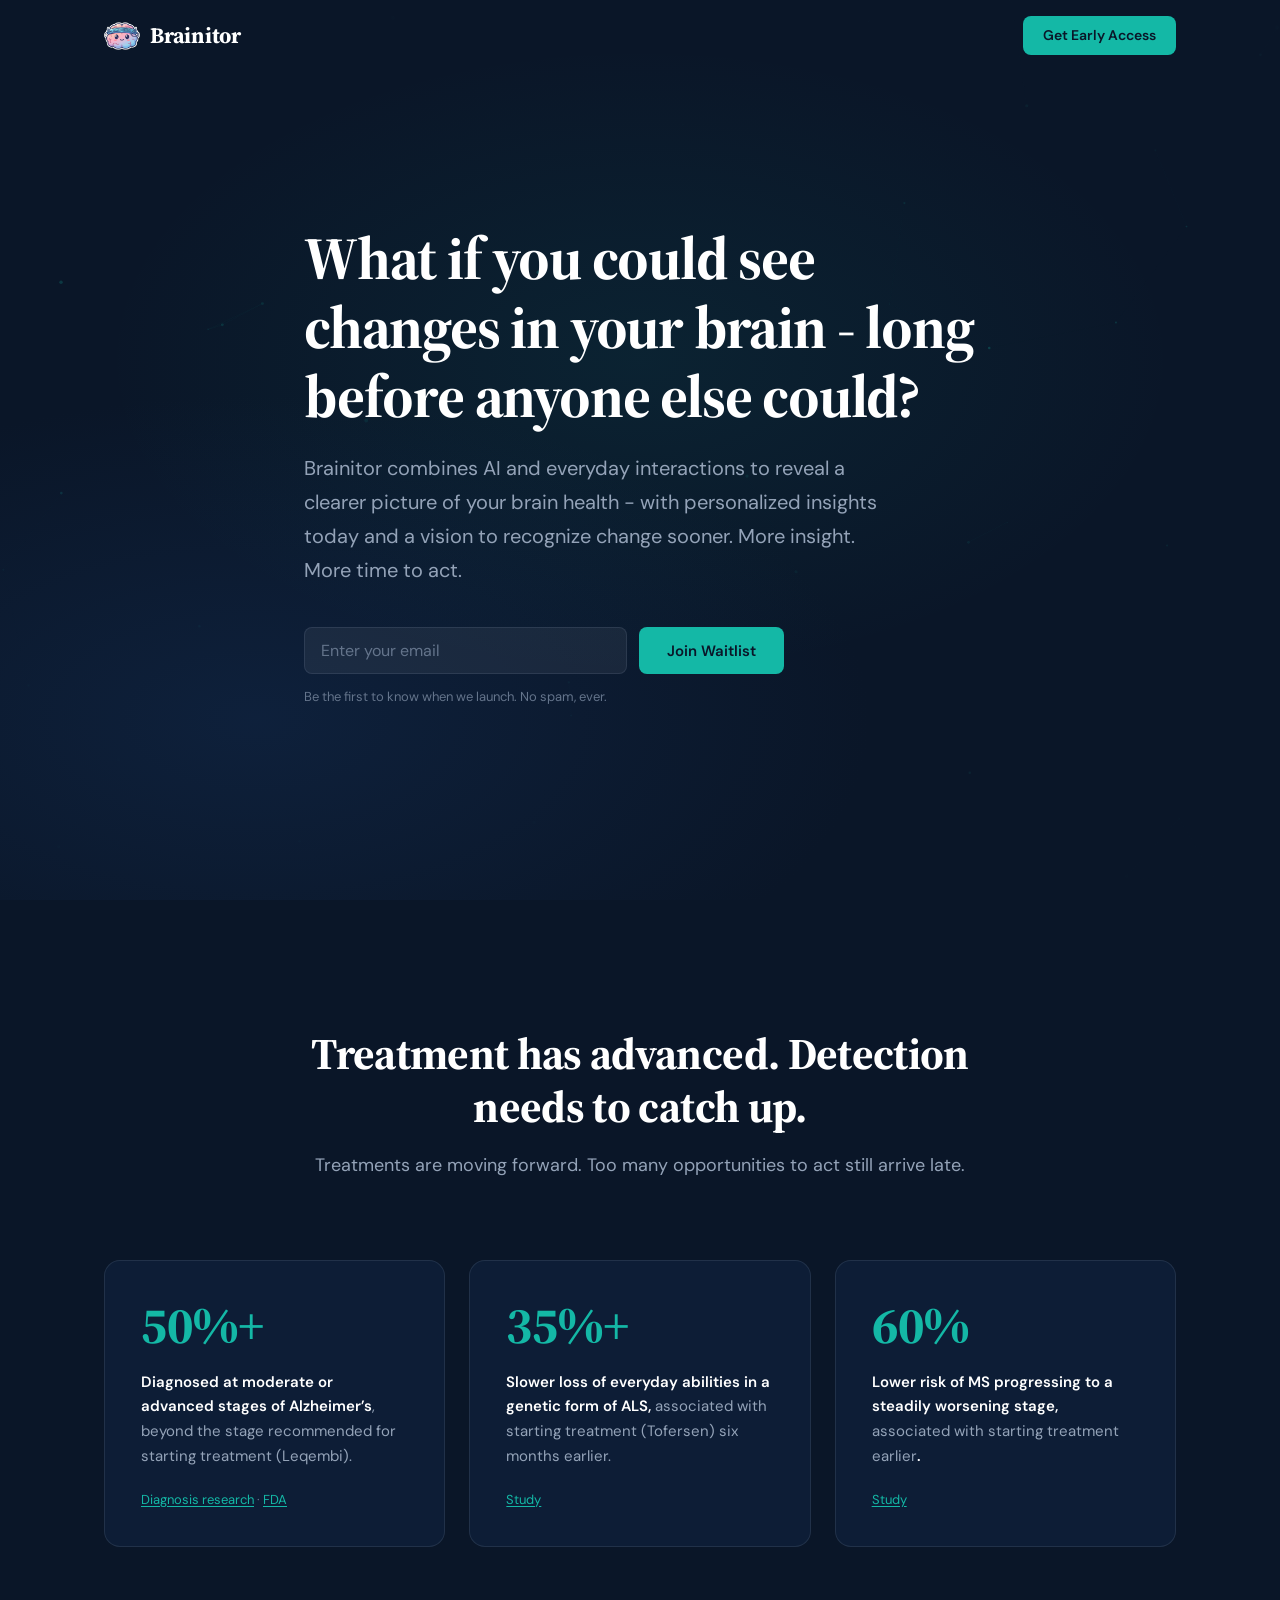
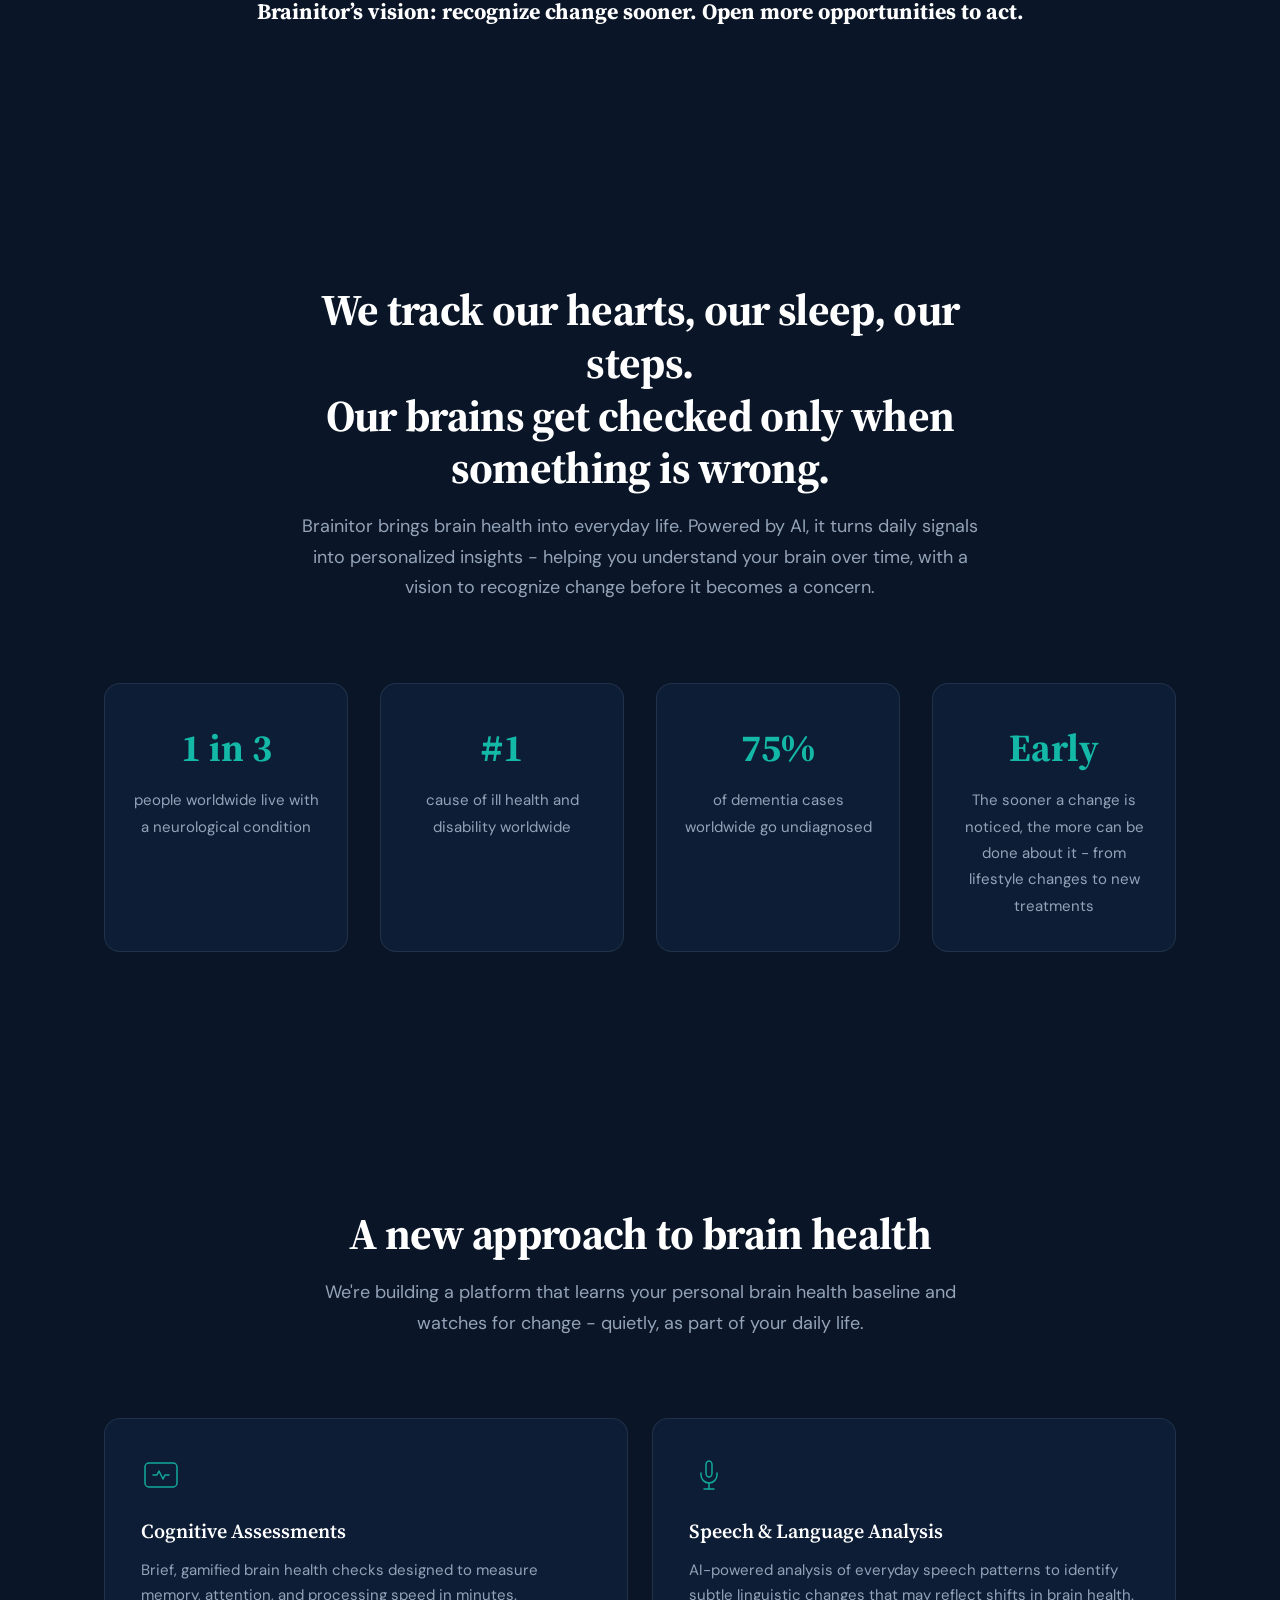
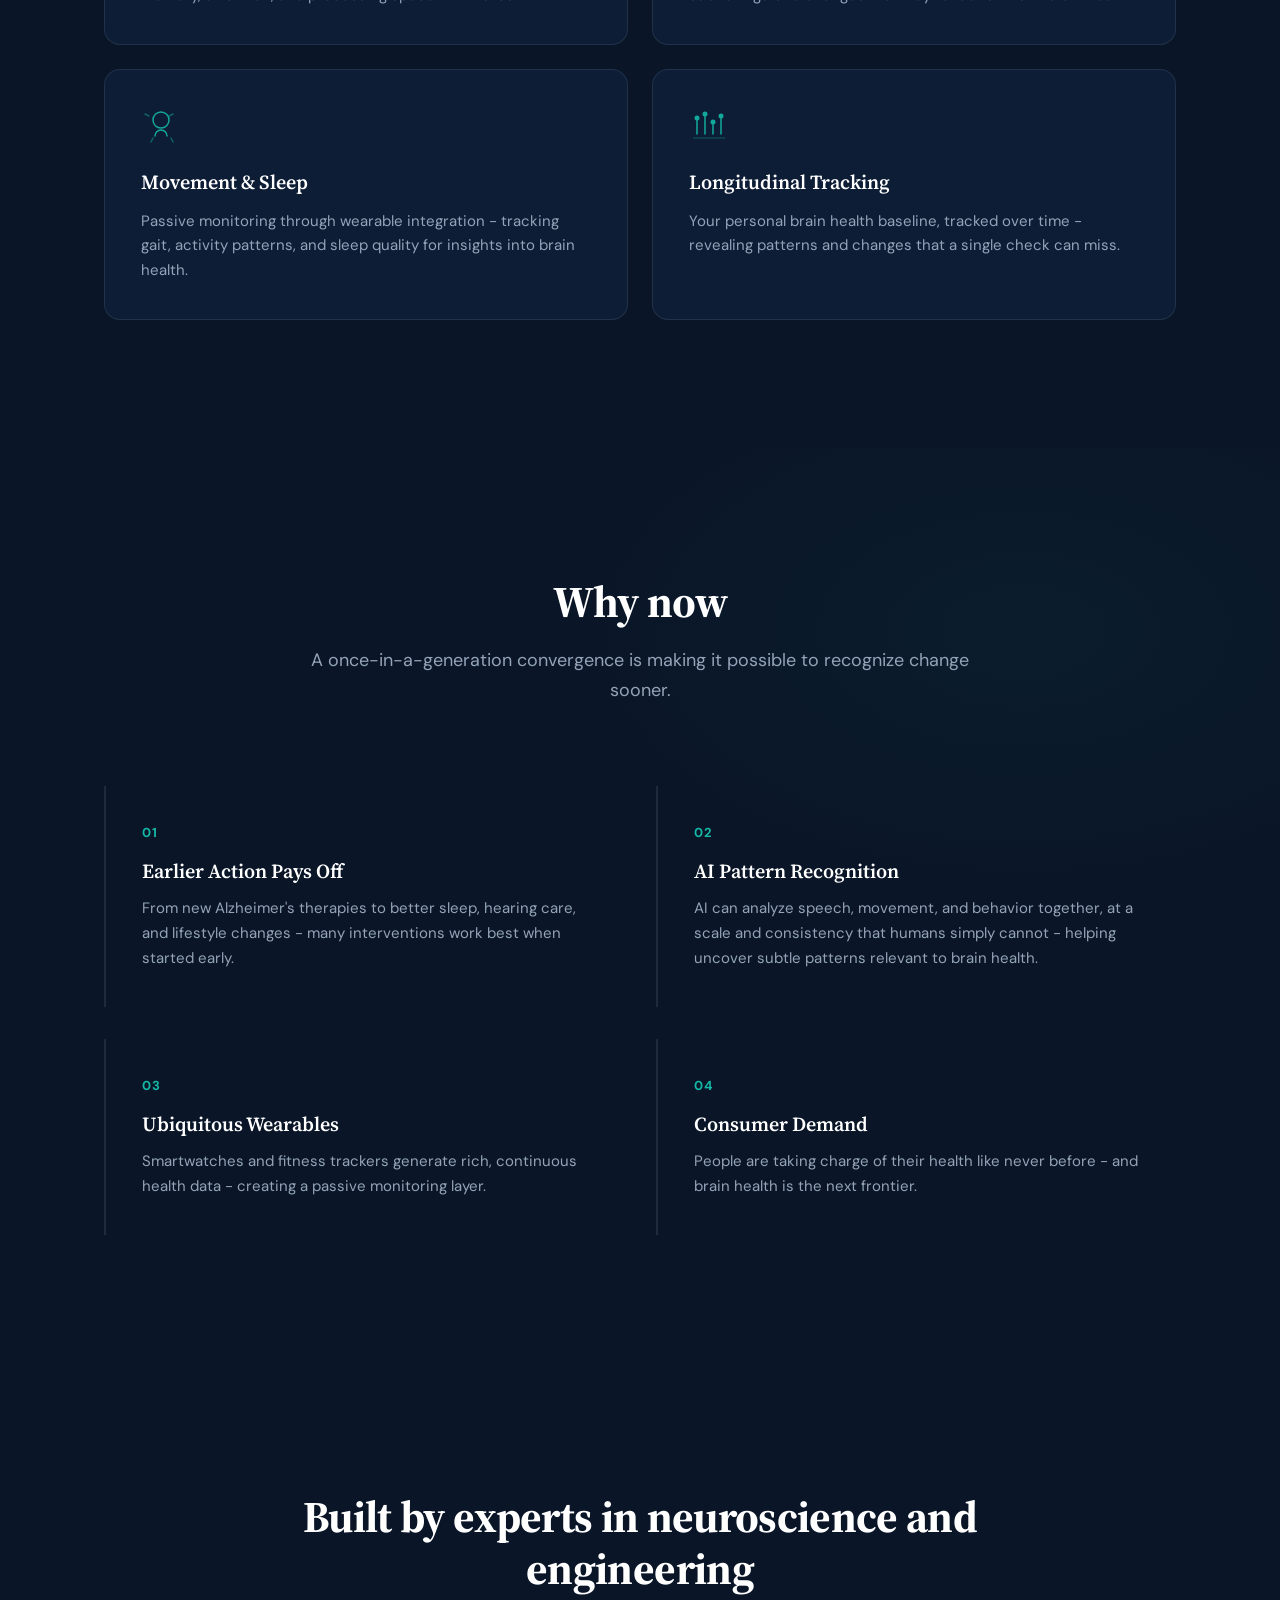
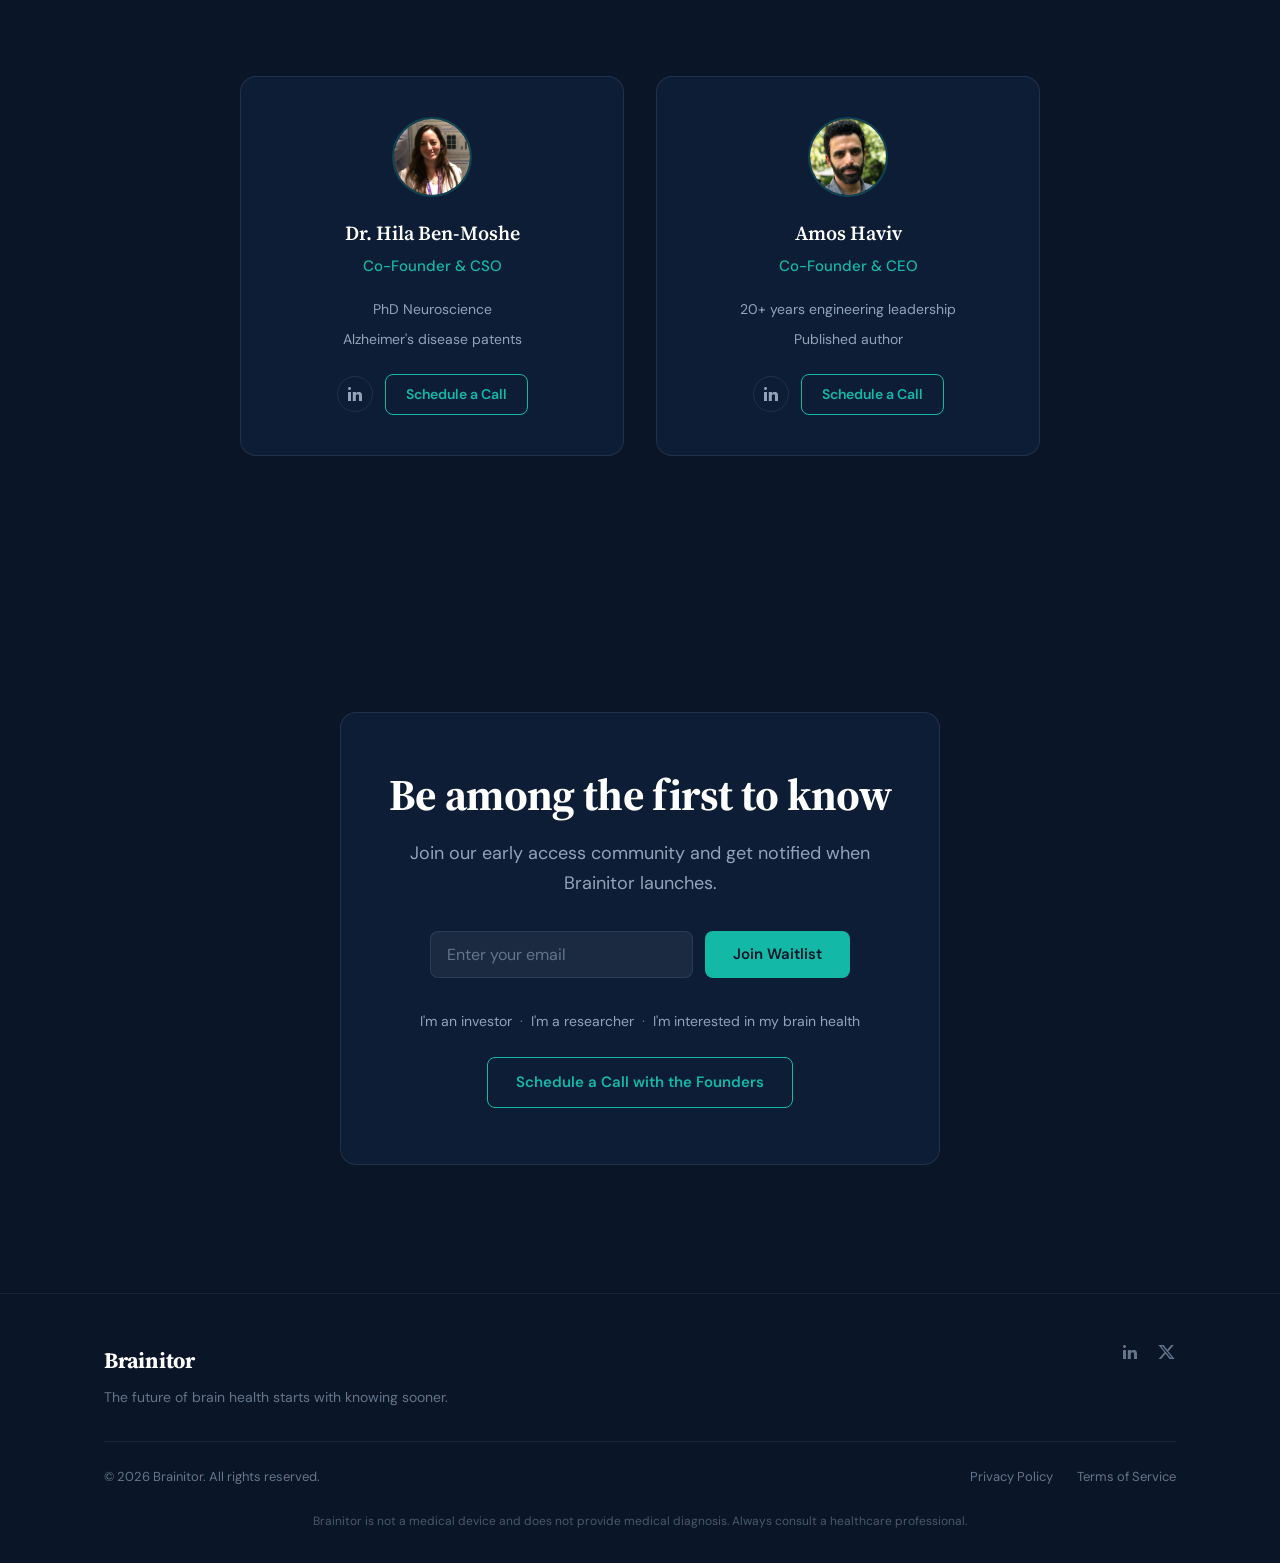
<file: index.html>
<!DOCTYPE html>
<html lang="en">
<head>
  <meta charset="UTF-8">
  <meta name="viewport" content="width=device-width, initial-scale=1.0">
  <title>Brainitor - Know Your Brain, Over Time</title>
  <meta name="description" content="Brainitor combines AI and everyday interactions to reveal a clearer picture of your brain health - with personalized insights today and a vision to recognize change sooner.">
  <meta name="keywords" content="brain health, brain health insights, cognitive health, neurological health, Alzheimer's, ALS, MS, dementia, AI, neuroscience">

  <!-- Open Graph -->
  <meta property="og:type" content="website">
  <meta property="og:title" content="Brainitor - Know Your Brain, Over Time">
  <meta property="og:description" content="Brainitor combines AI and everyday interactions to reveal a clearer picture of your brain health - with personalized insights today and a vision to recognize change sooner.">
  <meta property="og:image" content="https://brainitor.com/assets/og-image.png">
  <meta property="og:url" content="https://brainitor.com">
  <meta property="og:site_name" content="Brainitor">

  <!-- Twitter Card -->
  <meta name="twitter:card" content="summary_large_image">
  <meta name="twitter:title" content="Brainitor - Know Your Brain, Over Time">
  <meta name="twitter:description" content="Brainitor combines AI and everyday interactions to reveal a clearer picture of your brain health - with personalized insights today and a vision to recognize change sooner.">
  <meta name="twitter:image" content="https://brainitor.com/assets/og-image.png">

  <!-- Favicon -->
  <link rel="icon" type="image/x-icon" href="img/favicon.ico">

  <!-- Fonts -->
  <link rel="preconnect" href="https://fonts.googleapis.com">
  <link rel="preconnect" href="https://fonts.gstatic.com" crossorigin>
  <link href="https://fonts.googleapis.com/css2?family=Source+Serif+4:opsz,wght@8..60,400;8..60,600;8..60,700&family=DM+Sans:wght@400;500;600;700&display=swap" rel="stylesheet">

  <!-- Styles -->
  <link rel="stylesheet" href="css/styles.css">

  <!-- Structured Data -->
  <script type="application/ld+json">
  {
    "@context": "https://schema.org",
    "@type": "Organization",
    "name": "Brainitor",
    "url": "https://brainitor.com",
    "description": "Consumer-first, multi-modal AI platform that turns everyday signals into personalized brain health insights, with a vision to recognize change sooner.",
    "founders": [
      {
        "@type": "Person",
        "name": "Dr. Hila Ben-Moshe",
        "jobTitle": "Co-Founder & CSO"
      },
      {
        "@type": "Person",
        "name": "Amos Haviv",
        "jobTitle": "Co-Founder & CEO"
      }
    ]
  }
  </script>

  <!-- Analytics placeholder: Add your Google Analytics or Plausible snippet here -->
</head>
<body>
  <!-- Skip to content -->
  <a href="#main-content" class="skip-link">Skip to main content</a>

  <!-- Navigation -->
  <header class="nav" id="nav">
    <div class="nav__inner container">
      <a href="/" class="nav__logo" aria-label="Brainitor home">
        <img class="nav__logo-icon" src="img/logo.png" alt="" width="36" height="36">
        <span class="nav__logo-text">Brainitor</span>
      </a>
      <a href="#waitlist" class="btn btn--small">Get Early Access</a>
    </div>
  </header>

  <main id="main-content">

    <!-- Hero -->
    <section class="hero" id="hero">
      <canvas class="hero__canvas" id="heroCanvas" aria-hidden="true"></canvas>
      <div class="hero__overlay"></div>
      <div class="hero__content container">
        <h1 class="hero__title">What if you could see changes in your brain - long before anyone else could?</h1>
        <p class="hero__subtitle">Brainitor combines AI and everyday interactions to reveal a clearer picture of your brain health - with personalized insights today and a vision to recognize change sooner. More insight. More time to act.</p>
        <form class="hero__form waitlist-form" id="heroForm">
          <div class="hero__form-row">
            <label for="hero-email" class="sr-only">Email address</label>
            <input type="email" id="hero-email" name="email" placeholder="Enter your email" required class="input" autocomplete="email">
            <button type="submit" class="btn">Join Waitlist</button>
          </div>
          <p class="hero__form-note">Be the first to know when we launch. No spam, ever.</p>
        </form>
        <div class="hero__form-success" id="heroFormSuccess" hidden>
          <p>Thank you! You're on the list. We'll be in touch soon.</p>
        </div>
      </div>
    </section>

    <!-- Detection -->
    <section class="section detection" id="detection">
      <div class="container">
        <div class="section__header reveal">
          <h2 class="section__title">Treatment has advanced. Detection needs to catch up.</h2>
          <p class="section__subtitle">Treatments are moving forward. Too many opportunities to act still arrive late.</p>
        </div>
        <div class="evidence reveal">
          <div class="evidence-card">
            <span class="evidence-card__number">50%+</span>
            <p class="evidence-card__text"><strong>Diagnosed at moderate or advanced stages of Alzheimer’s</strong>, beyond the stage recommended for starting treatment (Leqembi).</p>
            <p class="evidence-card__sources"><a href="https://alz-journals.onlinelibrary.wiley.com/doi/full/10.1002/alz.13809" target="_blank" rel="noopener noreferrer">Diagnosis research</a> <span aria-hidden="true">&middot;</span> <a href="https://www.fda.gov/news-events/press-announcements/fda-converts-novel-alzheimers-disease-treatment-traditional-approval" target="_blank" rel="noopener noreferrer">FDA</a></p>
          </div>
          <div class="evidence-card">
            <span class="evidence-card__number">35%+</span>
            <p class="evidence-card__text"><strong>Slower loss of everyday abilities in a genetic form of ALS,</strong> associated with starting treatment (Tofersen) six months earlier.</p>
            <p class="evidence-card__sources"><a href="https://www.nejm.org/doi/full/10.1056/NEJMoa2204705" target="_blank" rel="noopener noreferrer">Study</a></p>
          </div>
          <div class="evidence-card">
            <span class="evidence-card__number">60%</span>
            <p class="evidence-card__text"><strong>Lower risk of MS progressing to a steadily worsening stage,</strong> associated with starting treatment earlier<strong>.</strong></p>
            <p class="evidence-card__sources"><a href="https://pmc.ncbi.nlm.nih.gov/articles/PMC10558169/" target="_blank" rel="noopener noreferrer">Study</a></p>
          </div>
        </div>
        <p class="evidence__vision reveal"><strong>Brainitor’s vision: recognize change sooner. Open more opportunities to act.</strong></p>
      </div>
    </section>

    <!-- Problem -->
    <section class="section problem" id="problem">
      <div class="container">
        <div class="section__header reveal">
          <h2 class="section__title">We track our hearts, our sleep, our steps.<br>Our brains get checked only when something is wrong.</h2>
          <p class="section__subtitle">Brainitor brings brain health into everyday life. Powered by AI, it turns daily signals into personalized insights - helping you understand your brain over time, with a vision to recognize change before it becomes a concern.</p>
        </div>
        <!-- Sources: WHO Global Status Report on Neurology (Oct 2025); GBD 2021, Lancet Neurology (2024); ADI World Alzheimer Report (2021) -->
        <div class="stats reveal">
          <div class="stat">
            <span class="stat__number">1 in 3</span>
            <span class="stat__label">people worldwide live with a neurological condition</span>
          </div>
          <div class="stat">
            <span class="stat__number">#1</span>
            <span class="stat__label">cause of ill health and disability worldwide</span>
          </div>
          <div class="stat">
            <span class="stat__number">75%</span>
            <span class="stat__label">of dementia cases worldwide go undiagnosed</span>
          </div>
          <div class="stat">
            <span class="stat__number">Early</span>
            <span class="stat__label">The sooner a change is noticed, the more can be done about it - from lifestyle changes to new treatments</span>
          </div>
        </div>
      </div>
    </section>

    <!-- Approach -->
    <section class="section approach" id="approach">
      <div class="container">
        <div class="section__header reveal">
          <h2 class="section__title">A new approach to brain health</h2>
          <p class="section__subtitle">We're building a platform that learns your personal brain health baseline and watches for change - quietly, as part of your daily life.</p>
        </div>
        <div class="cards reveal">
          <div class="card">
            <div class="card__icon" aria-hidden="true">
              <svg width="40" height="40" viewBox="0 0 40 40" fill="none">
                <rect x="4" y="8" width="32" height="24" rx="4" stroke="var(--accent)" stroke-width="1.5"/>
                <path d="M12 20h4l2-4 4 8 2-4h4" stroke="var(--accent)" stroke-width="1.5" stroke-linecap="round" stroke-linejoin="round"/>
              </svg>
            </div>
            <h3 class="card__title">Cognitive Assessments</h3>
            <p class="card__text">Brief, gamified brain health checks designed to measure memory, attention, and processing speed in minutes.</p>
          </div>
          <div class="card">
            <div class="card__icon" aria-hidden="true">
              <svg width="40" height="40" viewBox="0 0 40 40" fill="none">
                <path d="M20 6c-1 0-3 1-3 4v8c0 3 2 4 3 4s3-1 3-4v-8c0-3-2-4-3-4z" stroke="var(--accent)" stroke-width="1.5"/>
                <path d="M12 18v2c0 4.4 3.6 8 8 8s8-3.6 8-8v-2" stroke="var(--accent)" stroke-width="1.5" stroke-linecap="round"/>
                <line x1="20" y1="28" x2="20" y2="34" stroke="var(--accent)" stroke-width="1.5" stroke-linecap="round"/>
                <line x1="15" y1="34" x2="25" y2="34" stroke="var(--accent)" stroke-width="1.5" stroke-linecap="round"/>
              </svg>
            </div>
            <h3 class="card__title">Speech &amp; Language Analysis</h3>
            <p class="card__text">AI-powered analysis of everyday speech patterns to identify subtle linguistic changes that may reflect shifts in brain health.</p>
          </div>
          <div class="card">
            <div class="card__icon" aria-hidden="true">
              <svg width="40" height="40" viewBox="0 0 40 40" fill="none">
                <circle cx="20" cy="14" r="8" stroke="var(--accent)" stroke-width="1.5"/>
                <path d="M14 30c0-3.3 2.7-6 6-6s6 2.7 6 6" stroke="var(--accent)" stroke-width="1.5" stroke-linecap="round"/>
                <path d="M28 10l4-2m-24 2L4 8m8 24l-2 4m20-4l2 4" stroke="var(--accent)" stroke-width="1.5" stroke-linecap="round" opacity="0.5"/>
              </svg>
            </div>
            <h3 class="card__title">Movement &amp; Sleep</h3>
            <p class="card__text">Passive monitoring through wearable integration - tracking gait, activity patterns, and sleep quality for insights into brain health.</p>
          </div>
          <div class="card">
            <div class="card__icon" aria-hidden="true">
              <svg width="40" height="40" viewBox="0 0 40 40" fill="none">
                <path d="M8 28V12" stroke="var(--accent)" stroke-width="1.5" stroke-linecap="round"/>
                <path d="M16 28V8" stroke="var(--accent)" stroke-width="1.5" stroke-linecap="round"/>
                <path d="M24 28V16" stroke="var(--accent)" stroke-width="1.5" stroke-linecap="round"/>
                <path d="M32 28V10" stroke="var(--accent)" stroke-width="1.5" stroke-linecap="round"/>
                <circle cx="8" cy="12" r="2.5" fill="var(--accent)"/>
                <circle cx="16" cy="8" r="2.5" fill="var(--accent)"/>
                <circle cx="24" cy="16" r="2.5" fill="var(--accent)"/>
                <circle cx="32" cy="10" r="2.5" fill="var(--accent)"/>
                <line x1="4" y1="32" x2="36" y2="32" stroke="var(--accent)" stroke-width="1.5" opacity="0.3"/>
              </svg>
            </div>
            <h3 class="card__title">Longitudinal Tracking</h3>
            <p class="card__text">Your personal brain health baseline, tracked over time - revealing patterns and changes that a single check can miss.</p>
          </div>
        </div>
      </div>
    </section>

    <!-- Why Now -->
    <section class="section why-now" id="why-now">
      <div class="container">
        <div class="section__header reveal">
          <h2 class="section__title">Why now</h2>
          <p class="section__subtitle">A once-in-a-generation convergence is making it possible to recognize change sooner.</p>
        </div>
        <div class="grid-2x2 reveal">
          <div class="grid-item">
            <div class="grid-item__marker" aria-hidden="true">01</div>
            <h3 class="grid-item__title">Earlier Action Pays Off</h3>
            <p class="grid-item__text">From new Alzheimer's therapies to better sleep, hearing care, and lifestyle changes - many interventions work best when started early.</p>
          </div>
          <div class="grid-item">
            <div class="grid-item__marker" aria-hidden="true">02</div>
            <h3 class="grid-item__title">AI Pattern Recognition</h3>
            <p class="grid-item__text">AI can analyze speech, movement, and behavior together, at a scale and consistency that humans simply cannot - helping uncover subtle patterns relevant to brain health.</p>
          </div>
          <div class="grid-item">
            <div class="grid-item__marker" aria-hidden="true">03</div>
            <h3 class="grid-item__title">Ubiquitous Wearables</h3>
            <p class="grid-item__text">Smartwatches and fitness trackers generate rich, continuous health data - creating a passive monitoring layer.</p>
          </div>
          <div class="grid-item">
            <div class="grid-item__marker" aria-hidden="true">04</div>
            <h3 class="grid-item__title">Consumer Demand</h3>
            <p class="grid-item__text">People are taking charge of their health like never before - and brain health is the next frontier.</p>
          </div>
        </div>
      </div>
    </section>

    <!-- Team -->
    <section class="section team" id="team">
      <div class="container">
        <div class="section__header reveal">
          <h2 class="section__title">Built by experts in neuroscience and engineering</h2>
        </div>
        <div class="team__grid reveal">
          <div class="team-card">
            <img class="team-card__photo" src="img/hila.jpeg" alt="Dr. Hila Ben-Moshe" width="80" height="80">
            <h3 class="team-card__name">Dr. Hila Ben-Moshe</h3>
            <p class="team-card__role">Co-Founder &amp; CSO</p>
            <ul class="team-card__details">
              <li>PhD Neuroscience</li>
              <li>Alzheimer's disease patents</li>
            </ul>
            <div class="team-card__links">
              <a href="https://www.linkedin.com/in/hila-ben-moshe/" target="_blank" rel="noopener noreferrer" class="team-card__social" aria-label="Hila Ben-Moshe on LinkedIn">
                <svg width="20" height="20" viewBox="0 0 20 20" fill="currentColor" aria-hidden="true">
                  <path d="M4.5 3C3.67 3 3 3.67 3 4.5S3.67 6 4.5 6 6 5.33 6 4.5 5.33 3 4.5 3zM3 8h3v9H3V8zm5.5 0H11v1.2h.04C11.4 8.5 12.6 8 13.8 8c2.8 0 3.2 1.8 3.2 4.2V17h-3v-4.3c0-1 0-2.4-1.5-2.4s-1.7 1.2-1.7 2.3V17h-3V8z"/>
                </svg>
              </a>
              <a href="https://calendar.app.google/cbzgftv5vaDgT9Zy7" target="_blank" rel="noopener noreferrer" class="btn btn--small btn--outline">Schedule a Call</a>
            </div>
          </div>
          <div class="team-card">
            <img class="team-card__photo" src="img/amos.jpeg" alt="Amos Haviv" width="80" height="80">
            <h3 class="team-card__name">Amos Haviv</h3>
            <p class="team-card__role">Co-Founder &amp; CEO</p>
            <ul class="team-card__details">
              <li>20+ years engineering leadership</li>
              <li>Published author</li>
            </ul>
            <div class="team-card__links">
              <a href="https://www.linkedin.com/in/amoshaviv/" target="_blank" rel="noopener noreferrer" class="team-card__social" aria-label="Amos Haviv on LinkedIn">
                <svg width="20" height="20" viewBox="0 0 20 20" fill="currentColor" aria-hidden="true">
                  <path d="M4.5 3C3.67 3 3 3.67 3 4.5S3.67 6 4.5 6 6 5.33 6 4.5 5.33 3 4.5 3zM3 8h3v9H3V8zm5.5 0H11v1.2h.04C11.4 8.5 12.6 8 13.8 8c2.8 0 3.2 1.8 3.2 4.2V17h-3v-4.3c0-1 0-2.4-1.5-2.4s-1.7 1.2-1.7 2.3V17h-3V8z"/>
                </svg>
              </a>
              <a href="https://calendar.app.google/cbzgftv5vaDgT9Zy7" target="_blank" rel="noopener noreferrer" class="btn btn--small btn--outline">Schedule a Call</a>
            </div>
          </div>
        </div>
      </div>
    </section>

    <!-- CTA / Waitlist -->
    <section class="section cta" id="waitlist">
      <div class="container">
        <div class="cta__inner reveal">
          <h2 class="section__title">Be among the first to know</h2>
          <p class="section__subtitle">Join our early access community and get notified when Brainitor launches.</p>
          <form class="cta__form waitlist-form" id="ctaForm">
            <div class="cta__form-row">
              <label for="cta-email" class="sr-only">Email address</label>
              <input type="email" id="cta-email" name="email" placeholder="Enter your email" required class="input" autocomplete="email">
              <button type="submit" class="btn">Join Waitlist</button>
            </div>
          </form>
          <div class="cta__form-success" id="ctaFormSuccess" hidden>
            <p>Thank you! You're on the list. We'll be in touch soon.</p>
          </div>
          <div class="cta__links">
            <a href="mailto:hello@brainitor.com?subject=Investor%20Inquiry">I'm an investor</a>
            <span class="cta__links-divider" aria-hidden="true">&middot;</span>
            <a href="mailto:hello@brainitor.com?subject=Research%20Collaboration">I'm a researcher</a>
            <span class="cta__links-divider" aria-hidden="true">&middot;</span>
            <a href="mailto:hello@brainitor.com?subject=Early%20Access%20Interest">I'm interested in my brain health</a>
          </div>
          <a href="https://calendar.app.google/cbzgftv5vaDgT9Zy7" target="_blank" rel="noopener noreferrer" class="btn btn--outline cta__schedule">Schedule a Call with the Founders</a>
        </div>
      </div>
    </section>

  </main>

  <!-- Footer -->
  <footer class="footer">
    <div class="container">
      <div class="footer__top">
        <div class="footer__brand">
          <span class="nav__logo-text">Brainitor</span>
          <p class="footer__tagline">The future of brain health starts with knowing sooner.</p>
        </div>
        <div class="footer__social">
          <a href="#" aria-label="Brainitor on LinkedIn">
            <svg width="20" height="20" viewBox="0 0 20 20" fill="currentColor" aria-hidden="true">
              <path d="M4.5 3C3.67 3 3 3.67 3 4.5S3.67 6 4.5 6 6 5.33 6 4.5 5.33 3 4.5 3zM3 8h3v9H3V8zm5.5 0H11v1.2h.04C11.4 8.5 12.6 8 13.8 8c2.8 0 3.2 1.8 3.2 4.2V17h-3v-4.3c0-1 0-2.4-1.5-2.4s-1.7 1.2-1.7 2.3V17h-3V8z"/>
            </svg>
          </a>
          <a href="#" aria-label="Brainitor on X (Twitter)">
            <svg width="20" height="20" viewBox="0 0 20 20" fill="currentColor" aria-hidden="true">
              <path d="M15.27 3h2.51l-5.49 6.27L18.6 17h-5.06l-3.96-5.18L5.16 17H2.64l5.87-6.71L2.4 3h5.19l3.58 4.73L15.27 3zm-.88 12.57h1.39L6.73 4.43H5.24l9.15 11.14z"/>
            </svg>
          </a>
        </div>
      </div>
      <div class="footer__bottom">
        <p class="footer__copy">&copy; 2026 Brainitor. All rights reserved.</p>
        <div class="footer__links">
          <a href="#">Privacy Policy</a>
          <a href="#">Terms of Service</a>
        </div>
      </div>
      <p class="footer__disclaimer">Brainitor is not a medical device and does not provide medical diagnosis. Always consult a healthcare professional.</p>
    </div>
  </footer>

  <script src="js/main.js"></script>
</body>
</html>
</file>
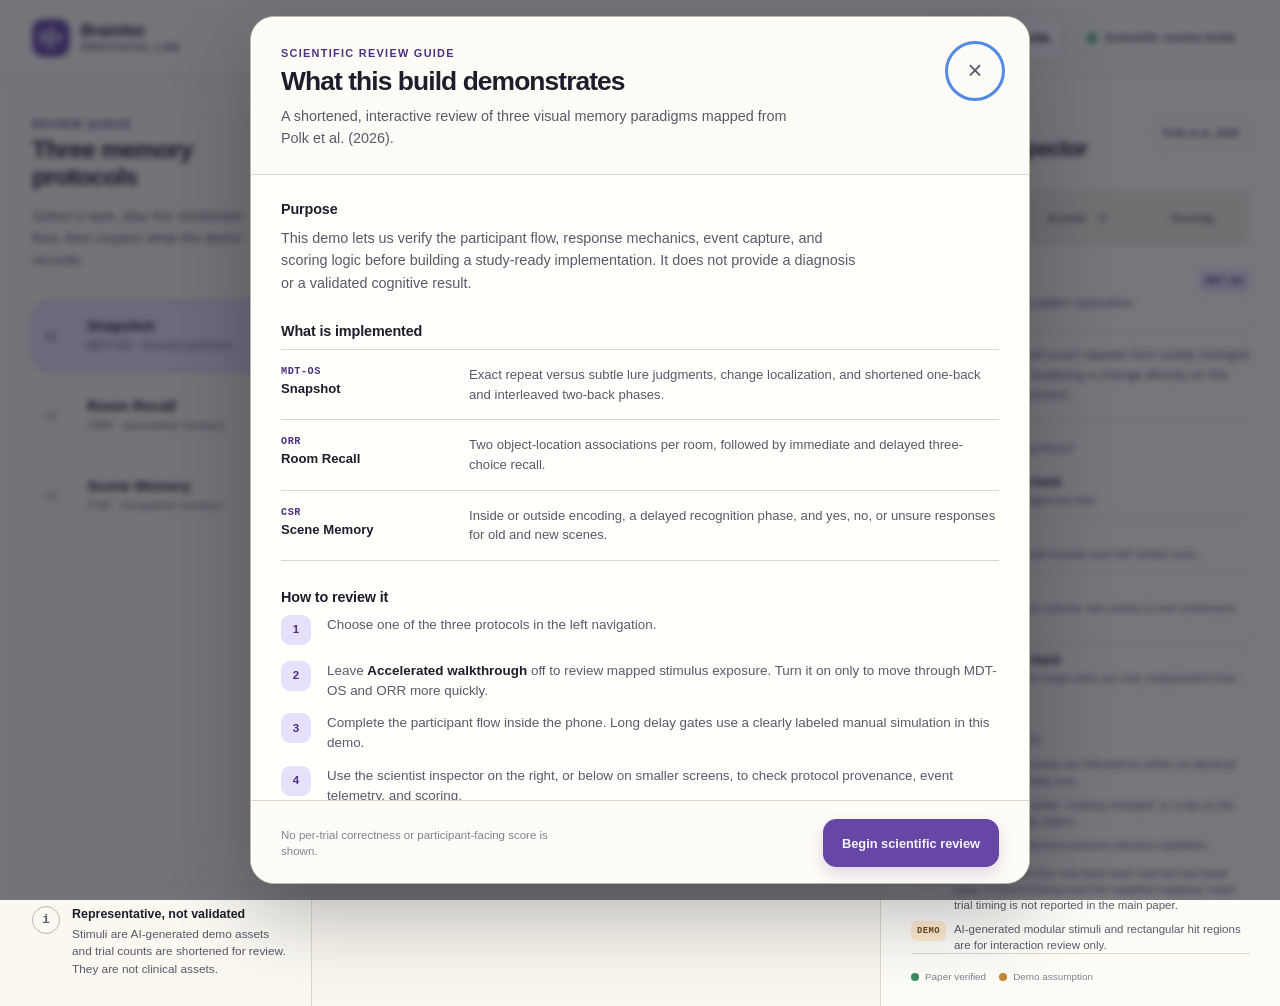
<file: protocol-demo/index.html>
<!doctype html>
<html lang="en">
  <head>
    <meta charset="UTF-8" />
    <meta name="viewport" content="width=device-width, initial-scale=1.0" />
    <meta name="description" content="Interactive scientific review demo of three visual memory protocols used by Brainitor." />
    <title>Brainitor Protocol Lab</title>
    <link rel="stylesheet" href="styles.css" />
  </head>
  <body>
    <a class="skip-link" href="#game-root">Skip to the protocol demo</a>

    <header class="topbar">
      <a class="brand" href="#" aria-label="Brainitor Protocol Lab home">
        <span class="brand-mark" aria-hidden="true">
          <span></span><span></span><span></span>
        </span>
        <span>
          <strong>Brainitor</strong>
          <small>Protocol Lab</small>
        </span>
      </a>

      <div class="topbar-actions">
        <button class="review-guide-trigger" id="open-review-guide" type="button">
          <span aria-hidden="true">?</span>
          Review guide
        </button>
        <div class="build-status" role="status">
          <span class="status-dot" aria-hidden="true"></span>
          Scientific review build
        </div>
      </div>
    </header>

    <main class="app-shell">
      <nav class="protocol-nav" aria-label="Memory protocols">
        <div class="nav-heading">
          <p class="eyebrow">Review queue</p>
          <h1>Three memory protocols</h1>
          <p>Select a task, play the shortened flow, then inspect what the demo records.</p>
        </div>

        <div class="protocol-list" role="list">
          <button class="protocol-tab is-active" type="button" data-protocol="mdt" aria-pressed="true">
            <span class="protocol-number">01</span>
            <span>
              <strong>Snapshot</strong>
              <small>MDT-OS · memory precision</small>
            </span>
            <span class="nav-arrow" aria-hidden="true">↗</span>
          </button>

          <button class="protocol-tab" type="button" data-protocol="orr" aria-pressed="false">
            <span class="protocol-number">02</span>
            <span>
              <strong>Room Recall</strong>
              <small>ORR · associative memory</small>
            </span>
            <span class="nav-arrow" aria-hidden="true">↗</span>
          </button>

          <button class="protocol-tab" type="button" data-protocol="csr" aria-pressed="false">
            <span class="protocol-number">03</span>
            <span>
              <strong>Scene Memory</strong>
              <small>CSR · recognition memory</small>
            </span>
            <span class="nav-arrow" aria-hidden="true">↗</span>
          </button>
        </div>

        <section class="fidelity-note" aria-labelledby="fidelity-title">
          <div class="fidelity-icon" aria-hidden="true">i</div>
          <div>
            <h2 id="fidelity-title">Representative, not validated</h2>
            <p>Stimuli are AI-generated demo assets and trial counts are shortened for review. They are not clinical assets.</p>
          </div>
        </section>
      </nav>

      <section class="demo-workspace" aria-labelledby="demo-title">
        <div class="workspace-heading">
          <div>
            <p class="eyebrow">Participant view</p>
            <h2 id="demo-title">Interactive protocol</h2>
          </div>

          <label class="speed-control">
            <span>
              <strong>Accelerated walkthrough</strong>
              <small>Shorten stimulus exposure for rapid review</small>
            </span>
            <input id="reviewer-mode" type="checkbox" />
            <span class="switch" aria-hidden="true"></span>
          </label>
        </div>

        <div class="reviewer-banner is-hidden" id="reviewer-banner">
          <span aria-hidden="true">⚗</span>
          <p><strong>Accelerated walkthrough is on.</strong> Stimulus exposure is shortened; task logic and scoring are unchanged.</p>
        </div>

        <div class="device-stage">
          <div class="device-shadow" aria-hidden="true"></div>
          <section class="phone" aria-label="Mobile task preview">
            <div class="phone-hardware" aria-hidden="true"><span></span></div>
            <div class="phone-screen">
              <div class="participant-topbar">
                <button class="icon-button" id="restart-button" type="button" aria-label="Restart the current protocol">↺</button>
                <div class="phase-progress" aria-live="polite">
                  <small id="phase-label">Orientation</small>
                  <div class="progress-track" aria-hidden="true"><span id="progress-bar"></span></div>
                </div>
                <button class="icon-button" id="info-button" type="button" aria-label="Show the current protocol note">i</button>
              </div>

              <div id="game-root" class="game-root" tabindex="-1" aria-live="polite"></div>
            </div>
          </section>
        </div>

        <div class="demo-actions">
          <button class="text-button" id="restart-secondary" type="button">Restart protocol</button>
          <span id="keyboard-hint">Tip: use Tab and Enter to test keyboard access.</span>
        </div>
      </section>

      <aside class="inspector" aria-labelledby="inspector-title">
        <div class="inspector-heading">
          <div>
            <p class="eyebrow">Scientist view</p>
            <h2 id="inspector-title">Protocol inspector</h2>
          </div>
          <span class="source-pill">Polk et al. 2026</span>
        </div>

        <div class="inspector-tabs" role="tablist" aria-label="Protocol inspector sections">
          <button type="button" role="tab" aria-selected="true" aria-controls="panel-protocol" id="tab-protocol" data-panel="protocol">Protocol</button>
          <button type="button" role="tab" aria-selected="false" aria-controls="panel-events" id="tab-events" data-panel="events">Events <span id="event-count">0</span></button>
          <button type="button" role="tab" aria-selected="false" aria-controls="panel-score" id="tab-score" data-panel="score">Scoring</button>
        </div>

        <section class="inspector-panel is-visible" id="panel-protocol" role="tabpanel" aria-labelledby="tab-protocol">
          <div id="protocol-summary"></div>
        </section>

        <section class="inspector-panel" id="panel-events" role="tabpanel" aria-labelledby="tab-events" hidden>
          <div class="event-toolbar">
            <p>Local demo telemetry</p>
            <button class="text-button" id="clear-events" type="button">Clear</button>
          </div>
          <ol class="event-log" id="event-log">
            <li class="empty-event">Start the protocol to see trial events.</li>
          </ol>
        </section>

        <section class="inspector-panel" id="panel-score" role="tabpanel" aria-labelledby="tab-score" hidden>
          <div id="score-summary"></div>
        </section>

        <footer class="inspector-footer">
          <span class="legend-item"><span class="legend-dot paper"></span> Paper verified</span>
          <span class="legend-item"><span class="legend-dot assumption"></span> Demo assumption</span>
        </footer>
      </aside>
    </main>

    <dialog class="review-dialog" id="review-dialog" aria-labelledby="review-dialog-title" aria-describedby="review-dialog-summary">
      <div class="review-dialog-shell">
        <header class="review-dialog-header">
          <div>
            <p class="eyebrow">Scientific review guide</p>
            <h2 id="review-dialog-title">What this build demonstrates</h2>
            <p id="review-dialog-summary">A shortened, interactive review of three visual memory paradigms mapped from Polk et al. (2026).</p>
          </div>
          <button class="review-dialog-close" id="close-review-guide" type="button" aria-label="Close review guide">×</button>
        </header>

        <div class="review-dialog-body">
          <section class="review-introduction" aria-labelledby="review-purpose-title">
            <h3 id="review-purpose-title">Purpose</h3>
            <p>This demo lets us verify the participant flow, response mechanics, event capture, and scoring logic before building a study-ready implementation. It does not provide a diagnosis or a validated cognitive result.</p>
          </section>

          <section aria-labelledby="review-protocols-title">
            <h3 id="review-protocols-title">What is implemented</h3>
            <dl class="review-protocol-list">
              <div>
                <dt><span>MDT-OS</span> Snapshot</dt>
                <dd>Exact repeat versus subtle lure judgments, change localization, and shortened one-back and interleaved two-back phases.</dd>
              </div>
              <div>
                <dt><span>ORR</span> Room Recall</dt>
                <dd>Two object-location associations per room, followed by immediate and delayed three-choice recall.</dd>
              </div>
              <div>
                <dt><span>CSR</span> Scene Memory</dt>
                <dd>Inside or outside encoding, a delayed recognition phase, and yes, no, or unsure responses for old and new scenes.</dd>
              </div>
            </dl>
          </section>

          <section aria-labelledby="review-steps-title">
            <h3 id="review-steps-title">How to review it</h3>
            <ol class="review-steps">
              <li><span>Choose one of the three protocols in the left navigation.</span></li>
              <li><span>Leave <strong>Accelerated walkthrough</strong> off to review mapped stimulus exposure. Turn it on only to move through MDT-OS and ORR more quickly.</span></li>
              <li><span>Complete the participant flow inside the phone. Long delay gates use a clearly labeled manual simulation in this demo.</span></li>
              <li><span>Use the scientist inspector on the right, or below on smaller screens, to check protocol provenance, event telemetry, and scoring.</span></li>
            </ol>
          </section>

          <section class="review-scope" aria-labelledby="review-scope-title">
            <h3 id="review-scope-title">Review boundaries</h3>
            <p>Trial counts are abbreviated. The AI-generated scenes, composite rooms, MDT hit regions, and 500 ms neutral interval between CSR scenes are demo assets or implementation assumptions. Full stimulus matching, calibration, quality-control rules, and clinical validation are still required before research or clinical use.</p>
          </section>
        </div>

        <footer class="review-dialog-footer">
          <p>No per-trial correctness or participant-facing score is shown.</p>
          <button class="review-dialog-primary" id="start-scientific-review" type="button">Begin scientific review</button>
        </footer>
      </div>
    </dialog>

    <div class="toast" id="toast" role="status" aria-live="polite" aria-atomic="true"></div>

    <script src="app.js"></script>
  </body>
</html>
</file>
<file: css/styles.css>
/* ========================================
   Brainitor — Stealth Homepage Styles
   ======================================== */

/* --- Custom Properties --- */
:root {
  --bg-deep: #0a1628;
  --bg-mid: #0f2340;
  --bg-card: rgba(15, 35, 64, 0.6);
  --accent: #14b8a6;
  --accent-hover: #0d9488;
  --cta: #f97316;
  --cta-hover: #ea580c;
  --text-primary: #ffffff;
  --text-body: #f8fafc;
  --text-muted: #94a3b8;
  --text-dim: #64748b;
  --border-subtle: rgba(148, 163, 184, 0.1);
  --border-card: rgba(148, 163, 184, 0.15);
  --font-heading: 'Source Serif 4', Georgia, serif;
  --font-body: 'DM Sans', system-ui, -apple-system, sans-serif;
  --container: 1120px;
  --space-xs: 0.5rem;
  --space-sm: 1rem;
  --space-md: 1.5rem;
  --space-lg: 3rem;
  --space-xl: 5rem;
  --space-2xl: 8rem;
  --radius: 8px;
  --radius-lg: 16px;
  --transition: 0.3s ease;
}

/* --- Reset --- */
*,
*::before,
*::after {
  box-sizing: border-box;
  margin: 0;
  padding: 0;
}

html {
  scroll-behavior: smooth;
  -webkit-text-size-adjust: 100%;
}

body {
  font-family: var(--font-body);
  font-size: 1rem;
  line-height: 1.65;
  color: var(--text-body);
  background-color: var(--bg-deep);
  -webkit-font-smoothing: antialiased;
  -moz-osx-font-smoothing: grayscale;
  overflow-x: hidden;
}

img, svg {
  display: block;
  max-width: 100%;
}

a {
  color: var(--accent);
  text-decoration: none;
  transition: color var(--transition);
}

a:hover {
  color: var(--accent-hover);
}

ul {
  list-style: none;
}

/* --- Utilities --- */
.sr-only {
  position: absolute;
  width: 1px;
  height: 1px;
  padding: 0;
  margin: -1px;
  overflow: hidden;
  clip: rect(0, 0, 0, 0);
  white-space: nowrap;
  border: 0;
}

.skip-link {
  position: absolute;
  top: -100%;
  left: 16px;
  z-index: 1000;
  padding: 0.75rem 1.5rem;
  background: var(--accent);
  color: var(--bg-deep);
  font-weight: 600;
  border-radius: var(--radius);
  transition: top var(--transition);
}

.skip-link:focus {
  top: 16px;
  color: var(--bg-deep);
}

.container {
  width: 100%;
  max-width: var(--container);
  margin: 0 auto;
  padding: 0 1.5rem;
}

/* --- Navigation --- */
.nav {
  position: fixed;
  top: 0;
  left: 0;
  right: 0;
  z-index: 100;
  padding: 1rem 0;
  transition: background var(--transition), box-shadow var(--transition);
}

.nav--scrolled {
  background: rgba(10, 22, 40, 0.85);
  backdrop-filter: blur(16px);
  -webkit-backdrop-filter: blur(16px);
  box-shadow: 0 1px 0 var(--border-subtle);
}

.nav__inner {
  display: flex;
  align-items: center;
  justify-content: space-between;
}

.nav__logo {
  display: flex;
  align-items: center;
  gap: 0.625rem;
  color: var(--text-primary);
  text-decoration: none;
}

.nav__logo:hover {
  color: var(--text-primary);
}

.nav__logo-icon {
  width: 36px;
  height: 36px;
  object-fit: contain;
  border-radius: 6px;
}

.nav__logo-text {
  font-family: var(--font-heading);
  font-size: 1.375rem;
  font-weight: 700;
  letter-spacing: -0.01em;
  color: var(--text-primary);
}

/* --- Buttons --- */
.btn {
  display: inline-flex;
  align-items: center;
  justify-content: center;
  padding: 0.75rem 1.75rem;
  font-family: var(--font-body);
  font-size: 0.9375rem;
  font-weight: 600;
  color: var(--bg-deep);
  background: var(--accent);
  border: none;
  border-radius: var(--radius);
  cursor: pointer;
  transition: background var(--transition), transform 0.15s ease;
  white-space: nowrap;
}

.btn:hover {
  background: var(--accent-hover);
  color: var(--bg-deep);
  transform: translateY(-1px);
}

.btn:focus-visible {
  outline: 2px solid var(--accent);
  outline-offset: 2px;
}

.btn:active {
  transform: translateY(0);
}

.btn--small {
  padding: 0.5rem 1.25rem;
  font-size: 0.875rem;
}

.btn--outline {
  background: transparent;
  color: var(--accent);
  border: 1px solid var(--accent);
}

.btn--outline:hover {
  background: var(--accent);
  color: var(--bg-deep);
}

.input {
  padding: 0.75rem 1rem;
  font-family: var(--font-body);
  font-size: 1rem;
  color: var(--text-body);
  background: rgba(255, 255, 255, 0.06);
  border: 1px solid var(--border-card);
  border-radius: var(--radius);
  outline: none;
  transition: border-color var(--transition), background var(--transition);
  width: 100%;
}

.input::placeholder {
  color: var(--text-dim);
}

.input:focus {
  border-color: var(--accent);
  background: rgba(255, 255, 255, 0.1);
}

/* --- Hero --- */
.hero {
  position: relative;
  display: flex;
  align-items: center;
  min-height: 100vh;
  min-height: 100dvh;
  padding: 8rem 0 6rem;
  overflow: hidden;
}

.hero__canvas {
  position: absolute;
  inset: 0;
  width: 100%;
  height: 100%;
}

.hero__overlay {
  position: absolute;
  inset: 0;
  background:
    radial-gradient(ellipse 60% 50% at 50% 40%, rgba(20, 184, 166, 0.08) 0%, transparent 70%),
    radial-gradient(ellipse 80% 60% at 20% 80%, rgba(15, 35, 64, 0.8) 0%, transparent 60%),
    linear-gradient(180deg, var(--bg-deep) 0%, rgba(10, 22, 40, 0.3) 40%, var(--bg-deep) 100%);
  pointer-events: none;
}

.hero__content {
  position: relative;
  z-index: 2;
  max-width: 720px;
}

.hero__title {
  font-family: var(--font-heading);
  font-size: clamp(2.25rem, 5vw, 3.75rem);
  font-weight: 700;
  line-height: 1.15;
  color: var(--text-primary);
  margin-bottom: 1.25rem;
  letter-spacing: -0.02em;
}

.hero__subtitle {
  font-size: clamp(1.0625rem, 2vw, 1.25rem);
  line-height: 1.7;
  color: var(--text-muted);
  margin-bottom: 2.5rem;
  max-width: 600px;
}

.hero__form-row {
  display: flex;
  gap: 0.75rem;
  max-width: 480px;
}

.hero__form-row .input {
  flex: 1;
}

.hero__form-note {
  margin-top: 0.75rem;
  font-size: 0.8125rem;
  color: var(--text-dim);
}

.hero__form-success p,
.cta__form-success p {
  color: var(--accent);
  font-weight: 500;
  font-size: 1.0625rem;
}

/* --- Sections --- */
.section {
  padding: var(--space-2xl) 0;
}

.section__header {
  text-align: center;
  max-width: 700px;
  margin: 0 auto var(--space-xl);
}

.section__title {
  font-family: var(--font-heading);
  font-size: clamp(1.75rem, 3.5vw, 2.75rem);
  font-weight: 700;
  line-height: 1.2;
  color: var(--text-primary);
  margin-bottom: 1rem;
  letter-spacing: -0.015em;
}

.section__subtitle {
  font-size: clamp(1rem, 1.5vw, 1.125rem);
  color: var(--text-muted);
  line-height: 1.7;
}

/* --- Stats --- */
.stats {
  display: grid;
  grid-template-columns: repeat(4, 1fr);
  gap: 2rem;
}

.stat {
  text-align: center;
  padding: 2rem 1.5rem;
  background: var(--bg-card);
  border: 1px solid var(--border-card);
  border-radius: var(--radius-lg);
}

.stat__number {
  display: block;
  font-family: var(--font-heading);
  font-size: clamp(2rem, 3vw, 2.75rem);
  font-weight: 700;
  color: var(--accent);
  margin-bottom: 0.5rem;
  white-space: nowrap;
}

.stat__label {
  font-size: 0.9375rem;
  color: var(--text-muted);
  line-height: 1.5;
}

/* --- Cards --- */
.cards {
  display: grid;
  grid-template-columns: repeat(2, 1fr);
  gap: 1.5rem;
}

.card {
  padding: 2.25rem;
  background: var(--bg-card);
  border: 1px solid var(--border-card);
  border-radius: var(--radius-lg);
  transition: border-color var(--transition), transform var(--transition);
}

.card:hover {
  border-color: rgba(20, 184, 166, 0.3);
  transform: translateY(-2px);
}

.card__icon {
  margin-bottom: 1.25rem;
  opacity: 0.9;
}

.card__title {
  font-family: var(--font-heading);
  font-size: 1.25rem;
  font-weight: 600;
  color: var(--text-primary);
  margin-bottom: 0.625rem;
}

.card__text {
  font-size: 0.9375rem;
  color: var(--text-muted);
  line-height: 1.65;
}

/* --- Grid 2x2 (Why Now) --- */
.why-now {
  background:
    radial-gradient(ellipse 50% 40% at 80% 20%, rgba(20, 184, 166, 0.04) 0%, transparent 70%),
    var(--bg-deep);
}

.grid-2x2 {
  display: grid;
  grid-template-columns: repeat(2, 1fr);
  gap: 2rem;
}

.grid-item {
  padding: 2.25rem;
  border-left: 2px solid var(--border-card);
  transition: border-color var(--transition);
}

.grid-item:hover {
  border-left-color: var(--accent);
}

.grid-item__marker {
  font-family: var(--font-body);
  font-size: 0.8125rem;
  font-weight: 700;
  color: var(--accent);
  letter-spacing: 0.05em;
  margin-bottom: 0.75rem;
}

.grid-item__title {
  font-family: var(--font-heading);
  font-size: 1.25rem;
  font-weight: 600;
  color: var(--text-primary);
  margin-bottom: 0.5rem;
}

.grid-item__text {
  font-size: 0.9375rem;
  color: var(--text-muted);
  line-height: 1.65;
}

/* --- Evidence (Detection) --- */
.evidence {
  display: grid;
  grid-template-columns: repeat(3, 1fr);
  gap: 1.5rem;
}

.evidence-card {
  display: flex;
  flex-direction: column;
  padding: 2.25rem;
  background: var(--bg-card);
  border: 1px solid var(--border-card);
  border-radius: var(--radius-lg);
  transition: border-color var(--transition), transform var(--transition);
}

.evidence-card:hover {
  border-color: rgba(20, 184, 166, 0.3);
  transform: translateY(-2px);
}

.evidence-card__number {
  display: block;
  font-family: var(--font-heading);
  font-size: clamp(2.5rem, 4vw, 3.25rem);
  font-weight: 700;
  line-height: 1.1;
  color: var(--accent);
  margin-bottom: 1rem;
  white-space: nowrap;
}

.evidence-card__text {
  font-size: 0.9375rem;
  color: var(--text-muted);
  line-height: 1.65;
  margin-bottom: 1.25rem;
}

.evidence-card__text strong {
  color: var(--text-primary);
  font-weight: 600;
}

.evidence-card__sources {
  margin-top: auto;
  font-size: 0.8125rem;
  color: var(--text-dim);
}

.evidence-card__sources a {
  color: var(--accent);
  text-decoration: underline;
  text-underline-offset: 2px;
}

.evidence-card__sources a:hover {
  color: var(--accent-hover);
}

.evidence__vision {
  text-align: center;
  max-width: 860px;
  margin: var(--space-lg) auto 0;
  text-wrap: balance;
  font-family: var(--font-heading);
  font-size: clamp(1.125rem, 2vw, 1.375rem);
  line-height: 1.5;
  color: var(--text-primary);
}

/* --- Team --- */
.team__grid {
  display: grid;
  grid-template-columns: repeat(2, 1fr);
  gap: 2rem;
  max-width: 800px;
  margin: 0 auto;
}

.team-card {
  text-align: center;
  padding: 2.5rem 2rem;
  background: var(--bg-card);
  border: 1px solid var(--border-card);
  border-radius: var(--radius-lg);
}

.team-card__avatar {
  width: 80px;
  height: 80px;
  margin: 0 auto 1.25rem;
  display: flex;
  align-items: center;
  justify-content: center;
  background: linear-gradient(135deg, rgba(20, 184, 166, 0.15), rgba(20, 184, 166, 0.05));
  border: 1px solid rgba(20, 184, 166, 0.25);
  border-radius: 50%;
  font-family: var(--font-heading);
  font-size: 1.25rem;
  font-weight: 700;
  color: var(--accent);
}

.team-card__photo {
  width: 80px;
  height: 80px;
  margin: 0 auto 1.25rem;
  border-radius: 50%;
  object-fit: cover;
  border: 2px solid rgba(20, 184, 166, 0.25);
}

.team-card__name {
  font-family: var(--font-heading);
  font-size: 1.25rem;
  font-weight: 600;
  color: var(--text-primary);
  margin-bottom: 0.25rem;
}

.team-card__role {
  font-size: 0.9375rem;
  color: var(--accent);
  font-weight: 500;
  margin-bottom: 1rem;
}

.team-card__details {
  margin-bottom: 1.25rem;
}

.team-card__details li {
  font-size: 0.875rem;
  color: var(--text-muted);
  padding: 0.2rem 0;
}

.team-card__links {
  display: flex;
  align-items: center;
  justify-content: center;
  gap: 0.75rem;
}

.team-card__social {
  display: inline-flex;
  align-items: center;
  justify-content: center;
  width: 36px;
  height: 36px;
  color: var(--text-muted);
  border: 1px solid var(--border-card);
  border-radius: 50%;
  transition: color var(--transition), border-color var(--transition);
}

.team-card__social:hover {
  color: var(--accent);
  border-color: var(--accent);
}

/* --- CTA --- */
.cta {
  padding: var(--space-2xl) 0;
}

.cta__inner {
  text-align: center;
  max-width: 600px;
  margin: 0 auto;
  padding: 3.5rem 2.5rem;
  background: var(--bg-card);
  border: 1px solid var(--border-card);
  border-radius: var(--radius-lg);
}

.cta__form {
  margin-top: 2rem;
}

.cta__form-row {
  display: flex;
  gap: 0.75rem;
  max-width: 420px;
  margin: 0 auto;
}

.cta__form-row .input {
  flex: 1;
}

.cta__form-success {
  margin-top: 1rem;
}

.cta__links {
  margin-top: 2rem;
  display: flex;
  align-items: center;
  justify-content: center;
  flex-wrap: wrap;
  gap: 0.5rem;
  font-size: 0.875rem;
}

.cta__links a {
  color: var(--text-muted);
  transition: color var(--transition);
}

.cta__links a:hover {
  color: var(--accent);
}

.cta__links-divider {
  color: var(--text-dim);
}

.cta__schedule {
  margin-top: 1.5rem;
}

/* --- Footer --- */
.footer {
  padding: 3rem 0 2rem;
  border-top: 1px solid var(--border-subtle);
}

.footer__top {
  display: flex;
  align-items: flex-start;
  justify-content: space-between;
  margin-bottom: 2rem;
}

.footer__tagline {
  margin-top: 0.5rem;
  font-size: 0.875rem;
  color: var(--text-dim);
}

.footer__social {
  display: flex;
  gap: 1rem;
}

.footer__social a {
  color: var(--text-dim);
  transition: color var(--transition);
}

.footer__social a:hover {
  color: var(--accent);
}

.footer__bottom {
  display: flex;
  align-items: center;
  justify-content: space-between;
  padding-top: 1.5rem;
  border-top: 1px solid var(--border-subtle);
}

.footer__copy {
  font-size: 0.8125rem;
  color: var(--text-dim);
}

.footer__links {
  display: flex;
  gap: 1.5rem;
}

.footer__links a {
  font-size: 0.8125rem;
  color: var(--text-dim);
}

.footer__links a:hover {
  color: var(--text-muted);
}

.footer__disclaimer {
  margin-top: 1.5rem;
  font-size: 0.75rem;
  color: var(--text-dim);
  text-align: center;
  opacity: 0.7;
}

/* --- Scroll Reveal Animations --- */
.reveal {
  opacity: 0;
  transform: translateY(24px);
  transition: opacity 0.7s ease, transform 0.7s ease;
}

.reveal--visible {
  opacity: 1;
  transform: translateY(0);
}

/* --- Reduced Motion --- */
@media (prefers-reduced-motion: reduce) {
  html {
    scroll-behavior: auto;
  }

  .reveal {
    opacity: 1;
    transform: none;
    transition: none;
  }

  .card,
  .evidence-card,
  .btn,
  .grid-item {
    transition: none;
  }

  .hero__canvas {
    display: none;
  }
}

/* --- Responsive: Tablet --- */
@media (max-width: 1024px) {
  .evidence {
    grid-template-columns: 1fr;
    max-width: 640px;
    margin: 0 auto;
  }

  .stats {
    grid-template-columns: repeat(2, 1fr);
  }
}

/* --- Responsive: Mobile --- */
@media (max-width: 768px) {
  .section {
    padding: var(--space-xl) 0;
  }

  .section__header {
    margin-bottom: var(--space-lg);
  }

  .hero {
    padding: 7rem 0 4rem;
    min-height: auto;
  }

  .hero__form-row,
  .cta__form-row {
    flex-direction: column;
  }

  .hero__form-row .btn,
  .cta__form-row .btn {
    width: 100%;
  }

  .stats {
    grid-template-columns: 1fr;
    gap: 1rem;
  }

  .stat {
    padding: 1.5rem;
  }

  .cards {
    grid-template-columns: 1fr;
  }

  .grid-2x2 {
    grid-template-columns: 1fr;
    gap: 1.5rem;
  }

  .team__grid {
    grid-template-columns: 1fr;
    max-width: 400px;
  }

  .footer__top {
    flex-direction: column;
    gap: 1.5rem;
  }

  .footer__bottom {
    flex-direction: column;
    gap: 0.75rem;
    text-align: center;
  }

  .cta__inner {
    padding: 2.5rem 1.5rem;
  }

  .cta__links {
    flex-direction: column;
    gap: 0.75rem;
  }

  .cta__links-divider {
    display: none;
  }
}
</file>
<file: protocol-demo/styles.css>
:root {
  color-scheme: light;
  --canvas: oklch(97.4% 0.012 92);
  --surface: oklch(99.1% 0.007 92);
  --surface-raised: oklch(100% 0.004 92);
  --surface-muted: oklch(94.8% 0.013 92);
  --ink: oklch(24% 0.025 276);
  --ink-soft: oklch(47% 0.025 276);
  --ink-faint: oklch(61% 0.02 276);
  --line: oklch(88% 0.018 92);
  --line-strong: oklch(78% 0.025 92);
  --accent: oklch(48% 0.145 296);
  --accent-dark: oklch(39% 0.135 296);
  --accent-soft: oklch(92% 0.035 296);
  --verified: oklch(58% 0.11 157);
  --verified-soft: oklch(94% 0.035 157);
  --assumption: oklch(67% 0.12 73);
  --assumption-soft: oklch(95% 0.043 73);
  --error: oklch(56% 0.15 28);
  --error-soft: oklch(94% 0.035 28);
  --focus: oklch(64% 0.15 260);
  --shadow: 0 18px 50px oklch(28% 0.02 276 / 0.12);
  --shadow-soft: 0 8px 24px oklch(28% 0.02 276 / 0.08);
  --radius-sm: 10px;
  --radius-md: 16px;
  --radius-lg: 24px;
  --ease-out: cubic-bezier(0.22, 1, 0.36, 1);
  font-family: Inter, ui-sans-serif, -apple-system, BlinkMacSystemFont, "Segoe UI", sans-serif;
  font-synthesis: none;
}

* {
  box-sizing: border-box;
}

html {
  min-width: 320px;
  background: var(--canvas);
}

body {
  margin: 0;
  min-width: 320px;
  min-height: 100vh;
  color: var(--ink);
  background:
    radial-gradient(circle at 68% 18%, oklch(91% 0.04 296 / 0.42), transparent 28rem),
    var(--canvas);
}

button,
input {
  font: inherit;
}

button {
  color: inherit;
}

button:focus-visible,
input:focus-visible,
[tabindex]:focus-visible {
  outline: 3px solid var(--focus);
  outline-offset: 3px;
}

.skip-link {
  position: fixed;
  z-index: 100;
  top: 12px;
  left: 12px;
  transform: translateY(-160%);
  padding: 12px 16px;
  border-radius: var(--radius-sm);
  color: var(--surface);
  background: var(--ink);
  text-decoration: none;
  transition: transform 180ms var(--ease-out);
}

.skip-link:focus {
  transform: translateY(0);
}

.topbar {
  display: flex;
  min-height: 76px;
  align-items: center;
  justify-content: space-between;
  padding: 0 32px;
  border-bottom: 1px solid var(--line);
  background: oklch(98.8% 0.008 92 / 0.92);
}

.brand {
  display: inline-flex;
  align-items: center;
  gap: 11px;
  color: var(--ink);
  text-decoration: none;
}

.brand > span:last-child {
  display: grid;
  gap: 1px;
}

.brand strong {
  font-size: 1rem;
  letter-spacing: -0.015em;
}

.brand small {
  color: var(--ink-soft);
  font-size: 0.72rem;
  font-weight: 600;
  letter-spacing: 0.055em;
  text-transform: uppercase;
}

.brand-mark {
  position: relative;
  display: grid;
  width: 38px;
  height: 38px;
  place-items: center;
  border-radius: 12px;
  background: var(--accent);
  box-shadow: inset 0 0 0 1px oklch(86% 0.09 296 / 0.35);
}

.brand-mark span {
  position: absolute;
  width: 4px;
  border-radius: 999px;
  background: oklch(97% 0.015 296);
}

.brand-mark span:nth-child(1) {
  height: 13px;
  transform: translateX(-8px);
}

.brand-mark span:nth-child(2) {
  height: 22px;
}

.brand-mark span:nth-child(3) {
  height: 9px;
  transform: translateX(8px);
}

.topbar-actions {
  display: flex;
  align-items: center;
  gap: 10px;
}

.review-guide-trigger {
  display: inline-flex;
  min-height: 48px;
  align-items: center;
  gap: 8px;
  padding: 0 14px;
  border: 1px solid var(--line-strong);
  border-radius: 12px;
  color: var(--ink);
  background: var(--surface-raised);
  font-size: 0.78rem;
  font-weight: 760;
  cursor: pointer;
  transition: border-color 180ms var(--ease-out), background 180ms var(--ease-out), transform 180ms var(--ease-out);
}

.review-guide-trigger span {
  display: grid;
  width: 22px;
  height: 22px;
  place-items: center;
  border-radius: 50%;
  color: var(--accent-dark);
  background: var(--accent-soft);
  font-size: 0.72rem;
  font-weight: 800;
}

.review-guide-trigger:hover {
  border-color: var(--accent);
  background: var(--accent-soft);
}

.review-guide-trigger:active {
  transform: scale(0.985);
}

.build-status,
.source-pill {
  display: inline-flex;
  align-items: center;
  gap: 8px;
  min-height: 34px;
  padding: 0 12px;
  border: 1px solid var(--line);
  border-radius: 999px;
  color: var(--ink-soft);
  background: var(--surface);
  font-size: 0.78rem;
  font-weight: 700;
}

.status-dot {
  width: 8px;
  height: 8px;
  border-radius: 50%;
  background: var(--verified);
  box-shadow: 0 0 0 4px var(--verified-soft);
}

.app-shell {
  display: grid;
  min-height: calc(100vh - 76px);
  grid-template-columns: minmax(236px, 0.78fr) minmax(440px, 1.42fr) minmax(320px, 1fr);
}

.protocol-nav,
.demo-workspace,
.inspector {
  min-width: 0;
}

.protocol-nav {
  display: flex;
  flex-direction: column;
  gap: 28px;
  padding: 42px 24px 28px 32px;
  border-right: 1px solid var(--line);
  background: oklch(98.2% 0.01 92 / 0.78);
}

.nav-heading h1,
.workspace-heading h2,
.inspector-heading h2 {
  margin: 0;
  letter-spacing: -0.035em;
}

.nav-heading h1 {
  max-width: 12ch;
  font-size: 1.55rem;
  line-height: 1.08;
}

.nav-heading > p:last-child {
  max-width: 30ch;
  margin: 14px 0 0;
  color: var(--ink-soft);
  font-size: 0.9rem;
  line-height: 1.55;
}

.eyebrow {
  margin: 0 0 7px;
  color: var(--accent-dark);
  font-size: 0.68rem;
  font-weight: 800;
  letter-spacing: 0.12em;
  text-transform: uppercase;
}

.protocol-list {
  display: grid;
  gap: 8px;
}

.protocol-tab {
  display: grid;
  min-height: 72px;
  grid-template-columns: 32px 1fr 20px;
  align-items: center;
  gap: 10px;
  width: 100%;
  padding: 10px 12px;
  border: 1px solid transparent;
  border-radius: var(--radius-md);
  background: transparent;
  text-align: left;
  cursor: pointer;
  transition: border-color 180ms var(--ease-out), background 180ms var(--ease-out), transform 180ms var(--ease-out);
}

.protocol-tab:hover {
  background: var(--surface-muted);
}

.protocol-tab:active {
  transform: scale(0.985);
}

.protocol-tab.is-active {
  border-color: oklch(79% 0.055 296);
  background: var(--accent-soft);
}

.protocol-tab strong,
.protocol-tab small {
  display: block;
}

.protocol-tab strong {
  margin-bottom: 4px;
  font-size: 0.92rem;
}

.protocol-tab small {
  color: var(--ink-soft);
  font-size: 0.72rem;
  line-height: 1.3;
}

.protocol-number {
  color: var(--ink-faint);
  font-size: 0.7rem;
  font-variant-numeric: tabular-nums;
}

.is-active .protocol-number,
.is-active .nav-arrow {
  color: var(--accent-dark);
}

.nav-arrow {
  color: var(--ink-faint);
  transition: transform 180ms var(--ease-out);
}

.protocol-tab:hover .nav-arrow {
  transform: translate(2px, -2px);
}

.fidelity-note {
  display: grid;
  grid-template-columns: 30px 1fr;
  gap: 10px;
  margin-top: auto;
  padding-top: 20px;
  border-top: 1px solid var(--line);
}

.fidelity-icon {
  display: grid;
  width: 28px;
  height: 28px;
  place-items: center;
  border: 1px solid var(--line-strong);
  border-radius: 50%;
  color: var(--ink-soft);
  font: 700 0.78rem ui-monospace, SFMono-Regular, Menlo, monospace;
}

.fidelity-note h2 {
  margin: 1px 0 5px;
  font-size: 0.78rem;
}

.fidelity-note p {
  margin: 0;
  color: var(--ink-soft);
  font-size: 0.74rem;
  line-height: 1.48;
}

.demo-workspace {
  position: relative;
  overflow: hidden;
  padding: 38px 32px 22px;
}

.workspace-heading,
.inspector-heading {
  display: flex;
  align-items: flex-start;
  justify-content: space-between;
  gap: 18px;
}

.workspace-heading h2,
.inspector-heading h2 {
  font-size: 1.34rem;
}

.speed-control {
  position: relative;
  display: grid;
  min-height: 48px;
  grid-template-columns: 1fr 42px;
  align-items: center;
  gap: 12px;
  cursor: pointer;
}

.speed-control strong,
.speed-control small {
  display: block;
  text-align: right;
}

.speed-control strong {
  font-size: 0.76rem;
}

.speed-control small {
  margin-top: 2px;
  color: var(--ink-soft);
  font-size: 0.66rem;
}

.speed-control input {
  position: absolute;
  opacity: 0;
  pointer-events: none;
}

.switch {
  position: relative;
  width: 42px;
  height: 24px;
  border-radius: 999px;
  background: var(--line-strong);
  transition: background 180ms var(--ease-out);
}

.switch::after {
  position: absolute;
  top: 3px;
  left: 3px;
  width: 18px;
  height: 18px;
  border-radius: 50%;
  background: var(--surface-raised);
  box-shadow: 0 1px 4px oklch(22% 0.03 276 / 0.2);
  content: "";
  transition: transform 180ms var(--ease-out);
}

.speed-control input:checked + .switch {
  background: var(--accent);
}

.speed-control input:checked + .switch::after {
  transform: translateX(18px);
}

.speed-control input:focus-visible + .switch {
  outline: 3px solid var(--focus);
  outline-offset: 3px;
}

.reviewer-banner {
  display: flex;
  align-items: center;
  gap: 9px;
  max-width: 620px;
  margin: 22px auto 0;
  padding: 9px 13px;
  border: 1px solid oklch(85% 0.05 73);
  border-radius: 12px;
  color: oklch(40% 0.055 73);
  background: var(--assumption-soft);
  font-size: 0.76rem;
  transition: opacity 180ms var(--ease-out), transform 180ms var(--ease-out);
}

.reviewer-banner p {
  margin: 0;
}

.reviewer-banner.is-hidden {
  display: none;
}

.device-stage {
  position: relative;
  display: grid;
  min-height: 672px;
  place-items: center;
  padding: 30px 0 18px;
}

.device-shadow {
  position: absolute;
  bottom: 16px;
  left: 50%;
  width: 340px;
  height: 45px;
  transform: translateX(-50%);
  border-radius: 50%;
  background: oklch(25% 0.03 276 / 0.16);
  filter: blur(22px);
}

.phone {
  position: relative;
  z-index: 1;
  width: min(354px, 100%);
  height: 638px;
  padding: 9px;
  border: 1px solid oklch(26% 0.025 276);
  border-radius: 47px;
  background: oklch(21% 0.025 276);
  box-shadow: var(--shadow), inset 0 0 0 1px oklch(48% 0.025 276);
}

.phone-hardware {
  position: absolute;
  z-index: 3;
  top: 18px;
  left: 50%;
  width: 82px;
  height: 21px;
  transform: translateX(-50%);
  border-radius: 999px;
  background: oklch(18% 0.02 276);
}

.phone-hardware span {
  position: absolute;
  top: 7px;
  right: 10px;
  width: 6px;
  height: 6px;
  border-radius: 50%;
  background: oklch(35% 0.06 275);
}

.phone-screen {
  display: flex;
  overflow: hidden;
  width: 100%;
  height: 100%;
  flex-direction: column;
  border-radius: 39px;
  background: var(--surface-raised);
}

.participant-topbar {
  display: grid;
  min-height: 87px;
  grid-template-columns: 48px 1fr 48px;
  align-items: end;
  gap: 10px;
  padding: 28px 13px 9px;
  border-bottom: 1px solid var(--line);
}

.icon-button {
  display: grid;
  min-width: 48px;
  min-height: 48px;
  place-items: center;
  border: 0;
  border-radius: 50%;
  color: var(--ink-soft);
  background: transparent;
  font-weight: 750;
  cursor: pointer;
}

.icon-button:hover {
  background: var(--surface-muted);
}

.phase-progress {
  align-self: center;
  text-align: center;
}

.phase-progress small {
  display: block;
  overflow: hidden;
  margin-bottom: 7px;
  color: var(--ink-soft);
  font-size: 0.65rem;
  font-weight: 750;
  letter-spacing: 0.03em;
  text-overflow: ellipsis;
  white-space: nowrap;
}

.progress-track {
  overflow: hidden;
  width: 100%;
  height: 4px;
  border-radius: 999px;
  background: var(--surface-muted);
}

.progress-track span {
  display: block;
  width: 0;
  height: 100%;
  transform-origin: left;
  border-radius: inherit;
  background: var(--accent);
  transition: width 240ms var(--ease-out);
}

.game-root {
  display: flex;
  min-height: 0;
  flex: 1;
  flex-direction: column;
}

.game-screen {
  display: flex;
  min-height: 100%;
  flex: 1;
  flex-direction: column;
  padding: 26px 22px 22px;
}

.game-screen.centered {
  justify-content: center;
  text-align: center;
}

.task-kicker {
  margin: 0 0 8px;
  color: var(--accent-dark);
  font-size: 0.67rem;
  font-weight: 800;
  letter-spacing: 0.1em;
  text-transform: uppercase;
}

.game-screen h3 {
  margin: 0;
  font-size: 1.55rem;
  line-height: 1.12;
  letter-spacing: -0.035em;
}

.game-screen > p,
.game-copy {
  margin: 13px 0 0;
  color: var(--ink-soft);
  font-size: 0.9rem;
  line-height: 1.5;
}

.construct-chip {
  display: inline-flex;
  align-self: flex-start;
  min-height: 30px;
  align-items: center;
  margin-bottom: 20px;
  padding: 0 10px;
  border-radius: 999px;
  color: var(--accent-dark);
  background: var(--accent-soft);
  font-size: 0.7rem;
  font-weight: 750;
}

.centered .construct-chip {
  align-self: center;
}

.instruction-list {
  display: grid;
  gap: 12px;
  margin: 25px 0 0;
  padding: 0;
  list-style: none;
  text-align: left;
}

.instruction-list li {
  display: grid;
  min-height: 46px;
  grid-template-columns: 30px 1fr;
  align-items: center;
  gap: 10px;
  color: var(--ink-soft);
  font-size: 0.82rem;
  line-height: 1.35;
}

.instruction-list span {
  display: grid;
  width: 30px;
  height: 30px;
  place-items: center;
  border-radius: 10px;
  color: var(--accent-dark);
  background: var(--accent-soft);
  font-size: 0.8rem;
  font-weight: 800;
}

.primary-button,
.secondary-button,
.response-button {
  display: inline-flex;
  min-height: 52px;
  align-items: center;
  justify-content: center;
  gap: 8px;
  width: 100%;
  border-radius: 15px;
  font-weight: 760;
  cursor: pointer;
  transition: transform 160ms var(--ease-out), background 160ms var(--ease-out), border-color 160ms var(--ease-out);
}

.primary-button {
  margin-top: auto;
  border: 1px solid var(--accent);
  color: oklch(97% 0.012 296);
  background: var(--accent);
  box-shadow: 0 7px 16px oklch(40% 0.13 296 / 0.18);
}

.primary-button:hover {
  background: var(--accent-dark);
}

.primary-button:disabled,
.secondary-button:disabled,
.response-button:disabled {
  border-color: var(--line-strong);
  color: var(--ink-faint);
  background: var(--surface-muted);
  box-shadow: none;
  cursor: wait;
}

.primary-button:active,
.secondary-button:active,
.response-button:active {
  transform: scale(0.985);
}

.secondary-button,
.response-button {
  border: 1px solid var(--line-strong);
  background: var(--surface-raised);
}

.secondary-button:hover,
.response-button:hover {
  border-color: var(--accent);
  background: var(--accent-soft);
}

.text-button {
  min-height: 48px;
  padding: 0;
  border: 0;
  color: var(--accent-dark);
  background: transparent;
  font-size: 0.78rem;
  font-weight: 760;
  cursor: pointer;
  text-decoration: underline;
  text-decoration-color: oklch(71% 0.08 296);
  text-underline-offset: 3px;
}

.stimulus-heading {
  min-height: 43px;
  margin-bottom: 12px;
  text-align: center;
}

.stimulus-heading strong {
  display: block;
  font-size: 1rem;
}

.stimulus-heading small {
  display: block;
  margin-top: 4px;
  color: var(--ink-soft);
  font-size: 0.7rem;
}

.stimulus-frame {
  position: relative;
  overflow: hidden;
  width: 100%;
  aspect-ratio: 1 / 1;
  border: 1px solid var(--line);
  border-radius: 18px;
  background: var(--surface-muted);
  box-shadow: inset 0 0 0 1px oklch(100% 0 0 / 0.6);
}

.stimulus-frame.clickable {
  cursor: crosshair;
  touch-action: manipulation;
}

.stimulus-frame svg {
  display: block;
  width: 100%;
  height: 100%;
}

.generated-stage,
.scene-photo {
  display: block;
  width: 100%;
  height: 100%;
}

.generated-stage {
  position: relative;
  overflow: hidden;
  background: oklch(93% 0.012 82);
}

.room-backplate,
.scene-photo,
.object-layer {
  pointer-events: none;
  user-select: none;
  -webkit-user-drag: none;
}

.room-backplate,
.scene-photo {
  object-fit: cover;
}

.room-backplate {
  position: absolute;
  inset: 0;
  width: 100%;
  height: 100%;
}

.scene-photo {
  object-position: center;
}

.object-layer {
  position: absolute;
  z-index: 2;
  height: auto;
  object-fit: contain;
  filter: drop-shadow(0 5px 4px oklch(18% 0.015 64 / 0.18));
  transform-origin: 50% 100%;
}

.mdt-object-stage {
  background-color: oklch(94% 0.011 81);
  background-image:
    radial-gradient(circle at 50% 46%, oklch(98% 0.006 82) 0 34%, transparent 67%),
    linear-gradient(180deg, oklch(96% 0.008 82), oklch(91% 0.014 74));
}

.mdt-object-stage::before {
  position: absolute;
  right: 15%;
  bottom: 9%;
  left: 15%;
  height: 7%;
  border-radius: 50%;
  background: oklch(35% 0.015 70 / 0.13);
  filter: blur(9px);
  content: "";
}

.mdt-hero {
  z-index: 1;
  object-fit: contain;
}

.mdt-chair .mdt-hero {
  top: 2%;
  left: 1%;
  width: 98%;
}

.mdt-lamp .mdt-hero {
  top: 3%;
  left: 9%;
  width: 82%;
  height: 94%;
}

.mdt-cabinet .mdt-hero {
  top: 5%;
  left: 5%;
  width: 90%;
}

.lure-detail {
  position: absolute;
  z-index: 4;
  pointer-events: none;
}

.lamp-band {
  top: 20.5%;
  left: 40.8%;
  width: 18.4%;
  height: 3.4%;
  border: 1px solid oklch(47% 0.08 72 / 0.58);
  border-radius: 999px;
  background: oklch(57% 0.12 70 / 0.7);
  box-shadow: inset 0 1px oklch(92% 0.08 79 / 0.35);
}

.cabinet-knob {
  top: 43.6%;
  left: 49.9%;
  width: 11px;
  height: 11px;
  transform: translate(-50%, -50%);
  border: 1px solid oklch(54% 0.08 73);
  border-radius: 50%;
  background: oklch(79% 0.11 79);
  box-shadow: inset 0 1px 2px oklch(98% 0.03 82 / 0.72), 0 1px 2px oklch(28% 0.04 65 / 0.26);
}

.composed-room .object-layer {
  transition: left 180ms var(--ease-out);
}

.studio-chair {
  top: 40%;
  left: 2%;
  width: 66%;
}

.studio-chair.is-shifted {
  left: 9%;
}

.studio-lamp {
  top: 29%;
  right: 3%;
  width: 41%;
}

.lounge-table {
  top: 52%;
  left: 0;
  width: 58%;
}

.lounge-chair {
  top: 39%;
  right: -3%;
  width: 64%;
}

.dining-table {
  top: 48%;
  left: 20%;
  z-index: 3;
  width: 61%;
}

.dining-stool {
  top: 56%;
  width: 45%;
}

.dining-stool-left {
  left: -5%;
}

.dining-stool-right {
  right: -5%;
}

.orr-lamp {
  top: 29%;
  left: 7%;
  width: 42%;
}

.orr-chair {
  top: 40%;
  right: -3%;
  width: 62%;
}

.orr-table {
  top: 53%;
  left: -2%;
  width: 61%;
}

.orr-plant {
  top: 36%;
  right: 0;
  width: 55%;
}

.orr-clock {
  top: 5%;
  left: 32%;
  width: 34%;
  filter: drop-shadow(0 3px 3px oklch(18% 0.015 64 / 0.16));
}

.orr-stool {
  top: 53%;
  right: -1%;
  width: 51%;
}

.location-probe {
  position: absolute;
  z-index: 8;
  top: var(--probe-y);
  left: var(--probe-x);
  display: grid;
  width: 50px;
  height: 50px;
  transform: translate(-50%, -50%);
  place-items: center;
  border: 6px solid var(--accent);
  border-radius: 50%;
  background: oklch(98% 0.012 296 / 0.12);
  box-shadow: 0 0 0 4px oklch(97% 0.02 296 / 0.72);
  pointer-events: none;
}

.location-probe span {
  width: 9px;
  height: 9px;
  border-radius: 50%;
  background: var(--accent);
}

.stimulus-frame::after {
  position: absolute;
  inset: 0;
  border-radius: inherit;
  box-shadow: inset 0 0 35px oklch(25% 0.02 276 / 0.05);
  content: "";
  pointer-events: none;
}

.response-stack {
  display: grid;
  gap: 9px;
  margin-top: auto;
  padding-top: 14px;
}

.response-row {
  display: grid;
  grid-template-columns: repeat(2, minmax(0, 1fr));
  gap: 9px;
  margin-top: auto;
  padding-top: 14px;
}

.response-row.three {
  grid-template-columns: repeat(3, minmax(0, 1fr));
}

.response-row .response-button {
  min-height: 55px;
  padding: 7px 5px;
  font-size: 0.8rem;
}

.response-row.three .response-button {
  font-size: 0.72rem;
}

.mask-screen {
  position: relative;
  display: grid;
  overflow: hidden;
  flex: 1;
  place-items: center;
  background: var(--surface-muted);
}

.interstimulus-screen {
  flex: 1;
  background: var(--surface-raised);
}

.mask-screen::before {
  position: absolute;
  inset: -30%;
  background-image: repeating-linear-gradient(53deg, var(--line-strong) 0 2px, transparent 2px 9px);
  content: "";
  opacity: 0.42;
  transform: rotate(3deg);
}

.mask-screen span {
  z-index: 1;
  display: grid;
  width: 58px;
  height: 58px;
  place-items: center;
  border-radius: 50%;
  color: var(--ink-soft);
  background: var(--surface-raised);
  box-shadow: var(--shadow-soft);
  font-size: 1.2rem;
}

.memory-queue {
  display: flex;
  justify-content: center;
  gap: 7px;
  margin-bottom: 12px;
}

.memory-queue span {
  display: grid;
  width: 29px;
  height: 29px;
  place-items: center;
  border-radius: 9px;
  color: var(--ink-soft);
  background: var(--surface-muted);
  font-size: 0.7rem;
  font-weight: 800;
}

.memory-queue span.active {
  color: oklch(97% 0.012 296);
  background: var(--accent);
}

.tap-marker {
  position: absolute;
  z-index: 3;
  width: 30px;
  height: 30px;
  transform: translate(-50%, -50%);
  border: 3px solid var(--accent);
  border-radius: 50%;
  box-shadow: 0 0 0 5px oklch(95% 0.04 296 / 0.75);
  pointer-events: none;
}

.choice-grid {
  display: grid;
  grid-template-columns: repeat(3, minmax(0, 1fr));
  gap: 8px;
  margin-top: auto;
  padding-top: 13px;
}

.object-choice {
  display: grid;
  min-height: 82px;
  place-items: center;
  padding: 6px;
  border: 1px solid var(--line-strong);
  border-radius: 14px;
  background: var(--surface-raised);
  cursor: pointer;
}

.object-choice:hover {
  border-color: var(--accent);
  background: var(--accent-soft);
}

.object-choice svg,
.choice-object {
  width: 66px;
  height: 66px;
}

.choice-object {
  object-fit: contain;
  pointer-events: none;
  user-select: none;
}

.delay-clock {
  position: relative;
  display: grid;
  width: 126px;
  height: 126px;
  place-items: center;
  margin: 0 auto 24px;
  border: 1px solid oklch(79% 0.05 296);
  border-radius: 50%;
  background: var(--accent-soft);
}

.delay-clock::before,
.delay-clock::after {
  position: absolute;
  top: 34px;
  left: 61px;
  width: 3px;
  border-radius: 999px;
  background: var(--accent-dark);
  content: "";
  transform-origin: bottom;
}

.delay-clock::before {
  height: 29px;
}

.delay-clock::after {
  height: 23px;
  transform: rotate(118deg);
}

.delay-clock span {
  position: absolute;
  bottom: 19px;
  color: var(--accent-dark);
  font-size: 0.66rem;
  font-weight: 800;
  letter-spacing: 0.08em;
  text-transform: uppercase;
}

.survey-options {
  display: grid;
  grid-template-columns: repeat(2, 1fr);
  gap: 10px;
  margin-top: 22px;
}

.survey-scale {
  display: grid;
  grid-template-columns: repeat(5, 1fr);
  gap: 7px;
  margin-top: 22px;
}

.survey-option {
  display: grid;
  min-height: 54px;
  place-items: center;
  border: 1px solid var(--line-strong);
  border-radius: 14px;
  background: var(--surface-raised);
  font-weight: 750;
  cursor: pointer;
}

.survey-option:hover,
.survey-option.is-selected {
  border-color: var(--accent);
  color: var(--accent-dark);
  background: var(--accent-soft);
}

.scale-anchors {
  display: flex;
  justify-content: space-between;
  margin-top: 7px;
  color: var(--ink-faint);
  font-size: 0.64rem;
}

.completion-mark {
  position: relative;
  display: grid;
  width: 88px;
  height: 88px;
  place-items: center;
  margin: 0 auto 22px;
  border-radius: 50%;
  color: var(--accent-dark);
  background: var(--accent-soft);
  font-size: 2rem;
  font-weight: 800;
}

.completion-mark::after {
  position: absolute;
  inset: 9px;
  border: 1px solid oklch(75% 0.06 296);
  border-radius: inherit;
  content: "";
}

.demo-actions {
  display: flex;
  align-items: center;
  justify-content: space-between;
  max-width: 620px;
  margin: 0 auto;
  color: var(--ink-faint);
  font-size: 0.7rem;
}

.inspector {
  display: flex;
  flex-direction: column;
  padding: 42px 30px 24px;
  border-left: 1px solid var(--line);
  background: var(--surface);
}

.source-pill {
  min-height: 30px;
  padding: 0 10px;
  font-size: 0.66rem;
}

.inspector-tabs {
  display: grid;
  grid-template-columns: repeat(3, 1fr);
  gap: 4px;
  margin-top: 28px;
  padding: 4px;
  border-radius: 12px;
  background: var(--surface-muted);
}

.inspector-tabs button {
  min-height: 48px;
  border: 0;
  border-radius: 9px;
  color: var(--ink-soft);
  background: transparent;
  font-size: 0.72rem;
  font-weight: 760;
  cursor: pointer;
}

.inspector-tabs button[aria-selected="true"] {
  color: var(--ink);
  background: var(--surface-raised);
  box-shadow: 0 2px 8px oklch(25% 0.02 276 / 0.08);
}

.inspector-tabs span {
  display: inline-grid;
  min-width: 20px;
  height: 20px;
  place-items: center;
  margin-left: 3px;
  border-radius: 999px;
  background: var(--surface-muted);
  font-size: 0.63rem;
}

.inspector-panel {
  min-height: 0;
  flex: 1;
  padding-top: 24px;
}

.protocol-title-row {
  display: flex;
  align-items: flex-start;
  justify-content: space-between;
  gap: 12px;
}

.protocol-title-row h3 {
  margin: 0;
  font-size: 1.12rem;
  letter-spacing: -0.025em;
}

.protocol-title-row p {
  margin: 5px 0 0;
  color: var(--ink-soft);
  font-size: 0.76rem;
}

.protocol-code {
  padding: 5px 7px;
  border-radius: 7px;
  color: var(--accent-dark);
  background: var(--accent-soft);
  font: 750 0.65rem ui-monospace, SFMono-Regular, Menlo, monospace;
}

.protocol-claim {
  margin: 20px 0 0;
  padding: 14px 0 15px;
  border-top: 1px solid var(--line);
  border-bottom: 1px solid var(--line);
  color: var(--ink-soft);
  font-size: 0.82rem;
  line-height: 1.52;
}

.section-label {
  margin: 22px 0 10px;
  color: var(--ink-faint);
  font-size: 0.66rem;
  font-weight: 800;
  letter-spacing: 0.1em;
  text-transform: uppercase;
}

.blueprint {
  display: grid;
  margin: 0;
}

.blueprint-row {
  display: grid;
  grid-template-columns: 34px 1fr;
  gap: 10px;
  padding: 10px 0;
  border-bottom: 1px solid var(--line);
}

.blueprint-row:last-child {
  border-bottom: 0;
}

.blueprint-row dt {
  display: grid;
  width: 28px;
  height: 28px;
  place-items: center;
  margin: 0;
  border-radius: 9px;
  color: var(--accent-dark);
  background: var(--accent-soft);
  font-size: 0.68rem;
  font-weight: 800;
}

.blueprint-row dd {
  margin: 0;
}

.blueprint-row strong,
.blueprint-row span {
  display: block;
}

.blueprint-row strong {
  font-size: 0.76rem;
}

.blueprint-row span {
  margin-top: 3px;
  color: var(--ink-soft);
  font-size: 0.72rem;
  line-height: 1.4;
}

.evidence-list {
  display: grid;
  gap: 8px;
  margin: 0;
  padding: 0;
  list-style: none;
}

.evidence-list li {
  display: grid;
  grid-template-columns: auto 1fr;
  align-items: start;
  gap: 8px;
  color: var(--ink-soft);
  font-size: 0.72rem;
  line-height: 1.4;
}

.evidence-tag {
  display: inline-flex;
  min-height: 20px;
  align-items: center;
  padding: 0 6px;
  border-radius: 6px;
  font: 800 0.55rem ui-monospace, SFMono-Regular, Menlo, monospace;
  letter-spacing: 0.05em;
}

.evidence-tag.paper {
  color: oklch(39% 0.08 157);
  background: var(--verified-soft);
}

.evidence-tag.assumption {
  color: oklch(43% 0.08 73);
  background: var(--assumption-soft);
}

.event-toolbar {
  display: flex;
  align-items: center;
  justify-content: space-between;
  padding-bottom: 10px;
  border-bottom: 1px solid var(--line);
}

.event-toolbar p {
  margin: 0;
  font-size: 0.76rem;
  font-weight: 750;
}

.event-log {
  display: grid;
  overflow: auto;
  max-height: calc(100vh - 292px);
  gap: 9px;
  margin: 14px 0 0;
  padding: 0;
  list-style: none;
}

.event-log li {
  padding: 10px 11px;
  border: 1px solid var(--line);
  border-radius: 11px;
  background: var(--surface-raised);
}

.event-log li:not(.empty-event) {
  animation: event-in 180ms var(--ease-out);
}

@keyframes event-in {
  from { opacity: 0; transform: translateY(4px); }
}

.event-title {
  display: flex;
  align-items: center;
  justify-content: space-between;
  gap: 8px;
  font: 750 0.66rem ui-monospace, SFMono-Regular, Menlo, monospace;
}

.event-time {
  color: var(--ink-faint);
  font-weight: 550;
}

.event-data {
  display: block;
  overflow-wrap: anywhere;
  margin-top: 6px;
  color: var(--ink-soft);
  font: 0.62rem/1.45 ui-monospace, SFMono-Regular, Menlo, monospace;
}

.empty-event {
  color: var(--ink-faint);
  font-size: 0.75rem;
  line-height: 1.45;
  text-align: center;
}

.score-intro {
  margin: 0 0 18px;
  color: var(--ink-soft);
  font-size: 0.78rem;
  line-height: 1.52;
}

.formula {
  overflow-x: auto;
  padding: 14px;
  border: 1px solid var(--line);
  border-radius: 12px;
  color: var(--accent-dark);
  background: var(--accent-soft);
  font: 0.7rem/1.5 ui-monospace, SFMono-Regular, Menlo, monospace;
  white-space: nowrap;
}

.score-preview {
  display: grid;
  gap: 8px;
  margin-top: 18px;
}

.score-row {
  display: grid;
  grid-template-columns: 1fr auto;
  align-items: center;
  gap: 12px;
  min-height: 44px;
  padding: 0 2px;
  border-bottom: 1px solid var(--line);
}

.score-row span {
  color: var(--ink-soft);
  font-size: 0.74rem;
}

.score-row strong {
  font-size: 0.82rem;
  font-variant-numeric: tabular-nums;
}

.qc-note {
  margin-top: 18px;
  padding: 12px 13px;
  border: 1px solid var(--line);
  border-radius: 11px;
  color: var(--ink-soft);
  background: var(--surface-muted);
  font-size: 0.7rem;
  line-height: 1.5;
}

.inspector-footer {
  display: flex;
  flex-wrap: wrap;
  gap: 13px;
  padding-top: 17px;
  border-top: 1px solid var(--line);
}

.legend-item {
  display: inline-flex;
  align-items: center;
  gap: 6px;
  color: var(--ink-faint);
  font-size: 0.62rem;
}

.legend-dot {
  width: 8px;
  height: 8px;
  border-radius: 50%;
}

.legend-dot.paper {
  background: var(--verified);
}

.legend-dot.assumption {
  background: var(--assumption);
}

.review-dialog {
  width: min(780px, calc(100vw - 32px));
  max-width: none;
  max-height: calc(100dvh - 32px);
  padding: 0;
  overflow: hidden;
  border: 1px solid var(--line-strong);
  border-radius: var(--radius-lg);
  color: var(--ink);
  background: var(--surface-raised);
  box-shadow: 0 28px 80px oklch(20% 0.025 276 / 0.3);
}

.review-dialog::backdrop {
  background: oklch(20% 0.025 276 / 0.58);
  backdrop-filter: blur(3px);
}

.review-dialog-shell {
  display: flex;
  max-height: calc(100dvh - 32px);
  flex-direction: column;
}

.review-dialog-header {
  display: flex;
  align-items: flex-start;
  justify-content: space-between;
  gap: 24px;
  padding: 30px 30px 24px;
  border-bottom: 1px solid var(--line);
  background: var(--surface);
}

.review-dialog-header h2 {
  margin: 0;
  font-size: 1.65rem;
  line-height: 1.15;
  letter-spacing: -0.035em;
}

.review-dialog-header > div > p:last-child {
  max-width: 64ch;
  margin: 10px 0 0;
  color: var(--ink-soft);
  font-size: 0.9rem;
  line-height: 1.5;
}

.review-dialog-close {
  display: grid;
  min-width: 48px;
  min-height: 48px;
  place-items: center;
  border: 0;
  border-radius: 50%;
  color: var(--ink-soft);
  background: transparent;
  font-size: 1.6rem;
  font-weight: 400;
  line-height: 1;
  cursor: pointer;
}

.review-dialog-close:hover {
  color: var(--ink);
  background: var(--surface-muted);
}

.review-dialog-body {
  overflow-y: auto;
  padding: 26px 30px 30px;
  overscroll-behavior: contain;
}

.review-dialog-body section + section {
  margin-top: 28px;
}

.review-dialog-body h3 {
  margin: 0 0 10px;
  font-size: 0.9rem;
  letter-spacing: -0.01em;
}

.review-dialog-body p {
  max-width: 72ch;
  margin: 0;
  color: var(--ink-soft);
  font-size: 0.9rem;
  line-height: 1.58;
}

.review-protocol-list {
  margin: 0;
  border-top: 1px solid var(--line);
}

.review-protocol-list > div {
  display: grid;
  grid-template-columns: 168px 1fr;
  gap: 20px;
  padding: 15px 0;
  border-bottom: 1px solid var(--line);
}

.review-protocol-list dt {
  font-size: 0.82rem;
  font-weight: 760;
}

.review-protocol-list dt span {
  display: block;
  margin-bottom: 4px;
  color: var(--accent-dark);
  font: 800 0.64rem ui-monospace, SFMono-Regular, Menlo, monospace;
  letter-spacing: 0.05em;
}

.review-protocol-list dd {
  margin: 0;
  color: var(--ink-soft);
  font-size: 0.82rem;
  line-height: 1.5;
}

.review-steps {
  display: grid;
  gap: 12px;
  margin: 0;
  padding: 0;
  list-style: none;
  counter-reset: review-step;
}

.review-steps li {
  display: grid;
  min-height: 34px;
  grid-template-columns: 34px 1fr;
  align-items: start;
  gap: 12px;
  color: var(--ink-soft);
  font-size: 0.84rem;
  line-height: 1.5;
  counter-increment: review-step;
}

.review-steps li::before {
  display: grid;
  width: 30px;
  height: 30px;
  place-items: center;
  border-radius: 9px;
  color: var(--accent-dark);
  background: var(--accent-soft);
  content: counter(review-step);
  font-size: 0.72rem;
  font-weight: 800;
}

.review-steps strong {
  color: var(--ink);
}

.review-scope {
  padding: 16px;
  border: 1px solid oklch(85% 0.05 73);
  border-radius: 14px;
  background: var(--assumption-soft);
}

.review-scope h3 {
  color: oklch(40% 0.055 73);
}

.review-scope p {
  color: oklch(40% 0.045 73);
  font-size: 0.82rem;
}

.review-dialog-footer {
  display: flex;
  align-items: center;
  justify-content: space-between;
  gap: 20px;
  padding: 18px 30px;
  border-top: 1px solid var(--line);
  background: var(--surface);
}

.review-dialog-footer p {
  max-width: 42ch;
  margin: 0;
  color: var(--ink-faint);
  font-size: 0.72rem;
  line-height: 1.4;
}

.review-dialog-primary {
  min-height: 48px;
  padding: 0 18px;
  border: 1px solid var(--accent);
  border-radius: 13px;
  color: oklch(97% 0.012 296);
  background: var(--accent);
  font-size: 0.8rem;
  font-weight: 760;
  white-space: nowrap;
  cursor: pointer;
  box-shadow: 0 7px 16px oklch(40% 0.13 296 / 0.18);
  transition: background 160ms var(--ease-out), transform 160ms var(--ease-out);
}

.review-dialog-primary:hover {
  background: var(--accent-dark);
}

.review-dialog-primary:active {
  transform: scale(0.985);
}

.toast {
  position: fixed;
  z-index: 50;
  bottom: 24px;
  left: 50%;
  max-width: min(420px, calc(100vw - 32px));
  padding: 11px 15px;
  transform: translate(-50%, 20px);
  border-radius: 11px;
  color: oklch(96% 0.01 276);
  background: var(--ink);
  box-shadow: var(--shadow-soft);
  font-size: 0.76rem;
  opacity: 0;
  pointer-events: none;
  transition: opacity 180ms var(--ease-out), transform 180ms var(--ease-out);
}

.toast.is-visible {
  opacity: 1;
  transform: translate(-50%, 0);
}

@media (max-width: 1180px) {
  .app-shell {
    grid-template-columns: 220px minmax(420px, 1fr);
  }

  .inspector {
    grid-column: 1 / -1;
    display: grid;
    grid-template-columns: minmax(240px, 0.55fr) minmax(420px, 1.45fr);
    gap: 0 32px;
    border-top: 1px solid var(--line);
    border-left: 0;
  }

  .inspector-heading,
  .inspector-tabs,
  .inspector-footer {
    grid-column: 1;
  }

  .inspector-panel {
    grid-row: 1 / span 4;
    grid-column: 2;
    padding-top: 0;
  }

  .inspector-tabs {
    align-self: start;
  }

  .inspector-footer {
    align-self: end;
  }

  .event-log {
    max-height: 420px;
  }
}

@media (max-width: 760px) {
  .topbar {
    min-height: 68px;
    padding: 0 18px;
  }

  .build-status {
    font-size: 0;
  }

  .build-status .status-dot {
    margin: 0 2px;
  }

  .topbar-actions {
    gap: 6px;
  }

  .review-guide-trigger {
    padding: 0 10px;
  }

  .review-dialog {
    width: calc(100vw - 20px);
    max-height: calc(100dvh - 20px);
    border-radius: 18px;
  }

  .review-dialog-shell {
    max-height: calc(100dvh - 20px);
  }

  .review-dialog-header {
    padding: 22px 20px 18px;
  }

  .review-dialog-header h2 {
    font-size: 1.4rem;
  }

  .review-dialog-body {
    padding: 22px 20px 24px;
  }

  .review-protocol-list > div {
    grid-template-columns: 1fr;
    gap: 7px;
  }

  .review-dialog-footer {
    align-items: stretch;
    flex-direction: column;
    gap: 12px;
    padding: 15px 20px 18px;
  }

  .review-dialog-primary {
    width: 100%;
  }

  .app-shell {
    display: block;
  }

  .protocol-nav {
    gap: 20px;
    padding: 28px 18px 20px;
    border-right: 0;
    border-bottom: 1px solid var(--line);
  }

  .nav-heading h1 {
    max-width: none;
  }

  .nav-heading > p:last-child {
    max-width: 60ch;
  }

  .protocol-list {
    display: flex;
    overflow-x: auto;
    padding-bottom: 2px;
    scroll-snap-type: x mandatory;
  }

  .protocol-tab {
    min-width: 238px;
    scroll-snap-align: start;
  }

  .fidelity-note {
    display: none;
  }

  .demo-workspace {
    padding: 28px 16px 18px;
  }

  .workspace-heading {
    align-items: center;
  }

  .speed-control > span:first-child {
    display: none;
  }

  .reviewer-banner {
    margin-top: 16px;
  }

  .device-stage {
    min-height: 658px;
    padding-top: 20px;
  }

  .phone {
    height: 622px;
  }

  .demo-actions {
    justify-content: center;
  }

  #keyboard-hint {
    display: none;
  }

  .inspector {
    display: flex;
    padding: 30px 18px 22px;
    border-top: 1px solid var(--line);
  }

  .inspector-tabs {
    width: 100%;
  }

  .inspector-panel {
    padding-top: 22px;
  }
}

@media (max-width: 440px) {
  .build-status {
    display: none;
  }

  .review-guide-trigger {
    font-size: 0.72rem;
  }
}

@media (prefers-reduced-motion: reduce) {
  *,
  *::before,
  *::after {
    scroll-behavior: auto !important;
    animation-duration: 0.01ms !important;
    animation-iteration-count: 1 !important;
    transition-duration: 0.01ms !important;
  }
}
</file>
